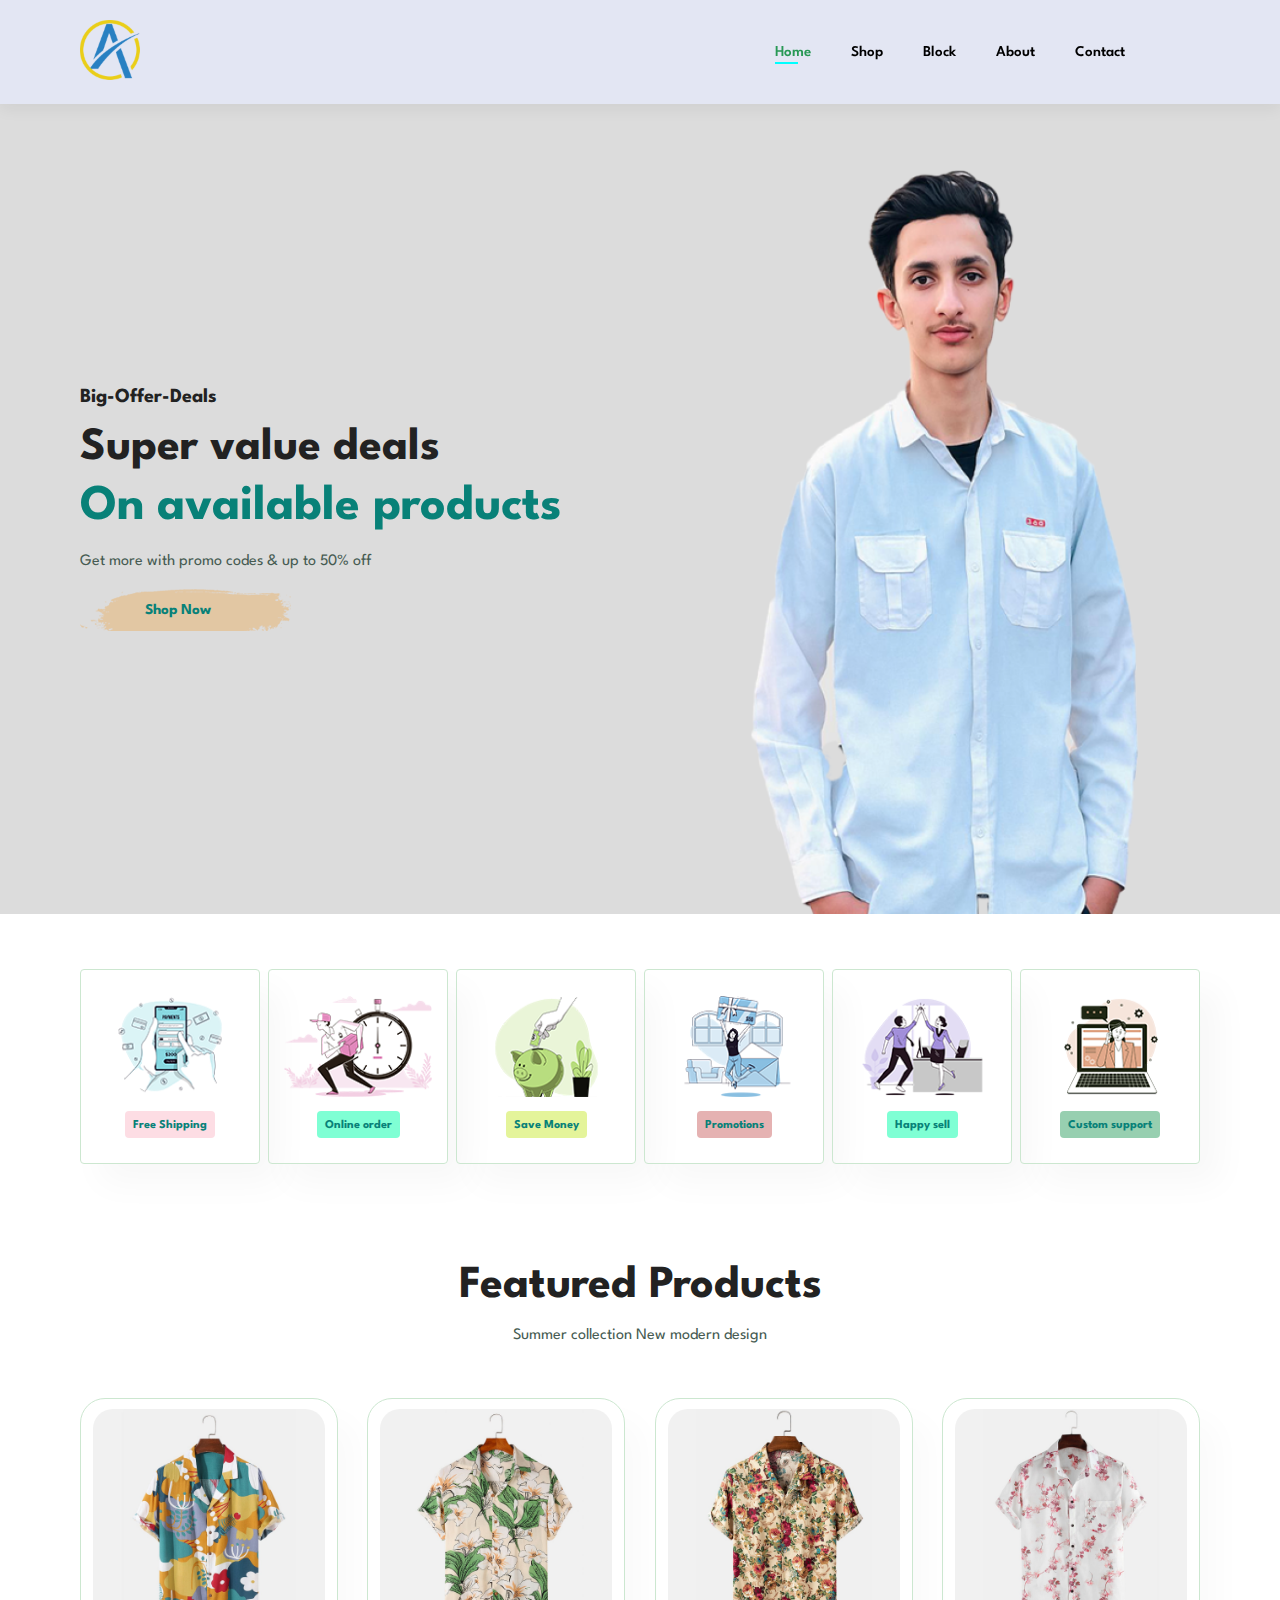
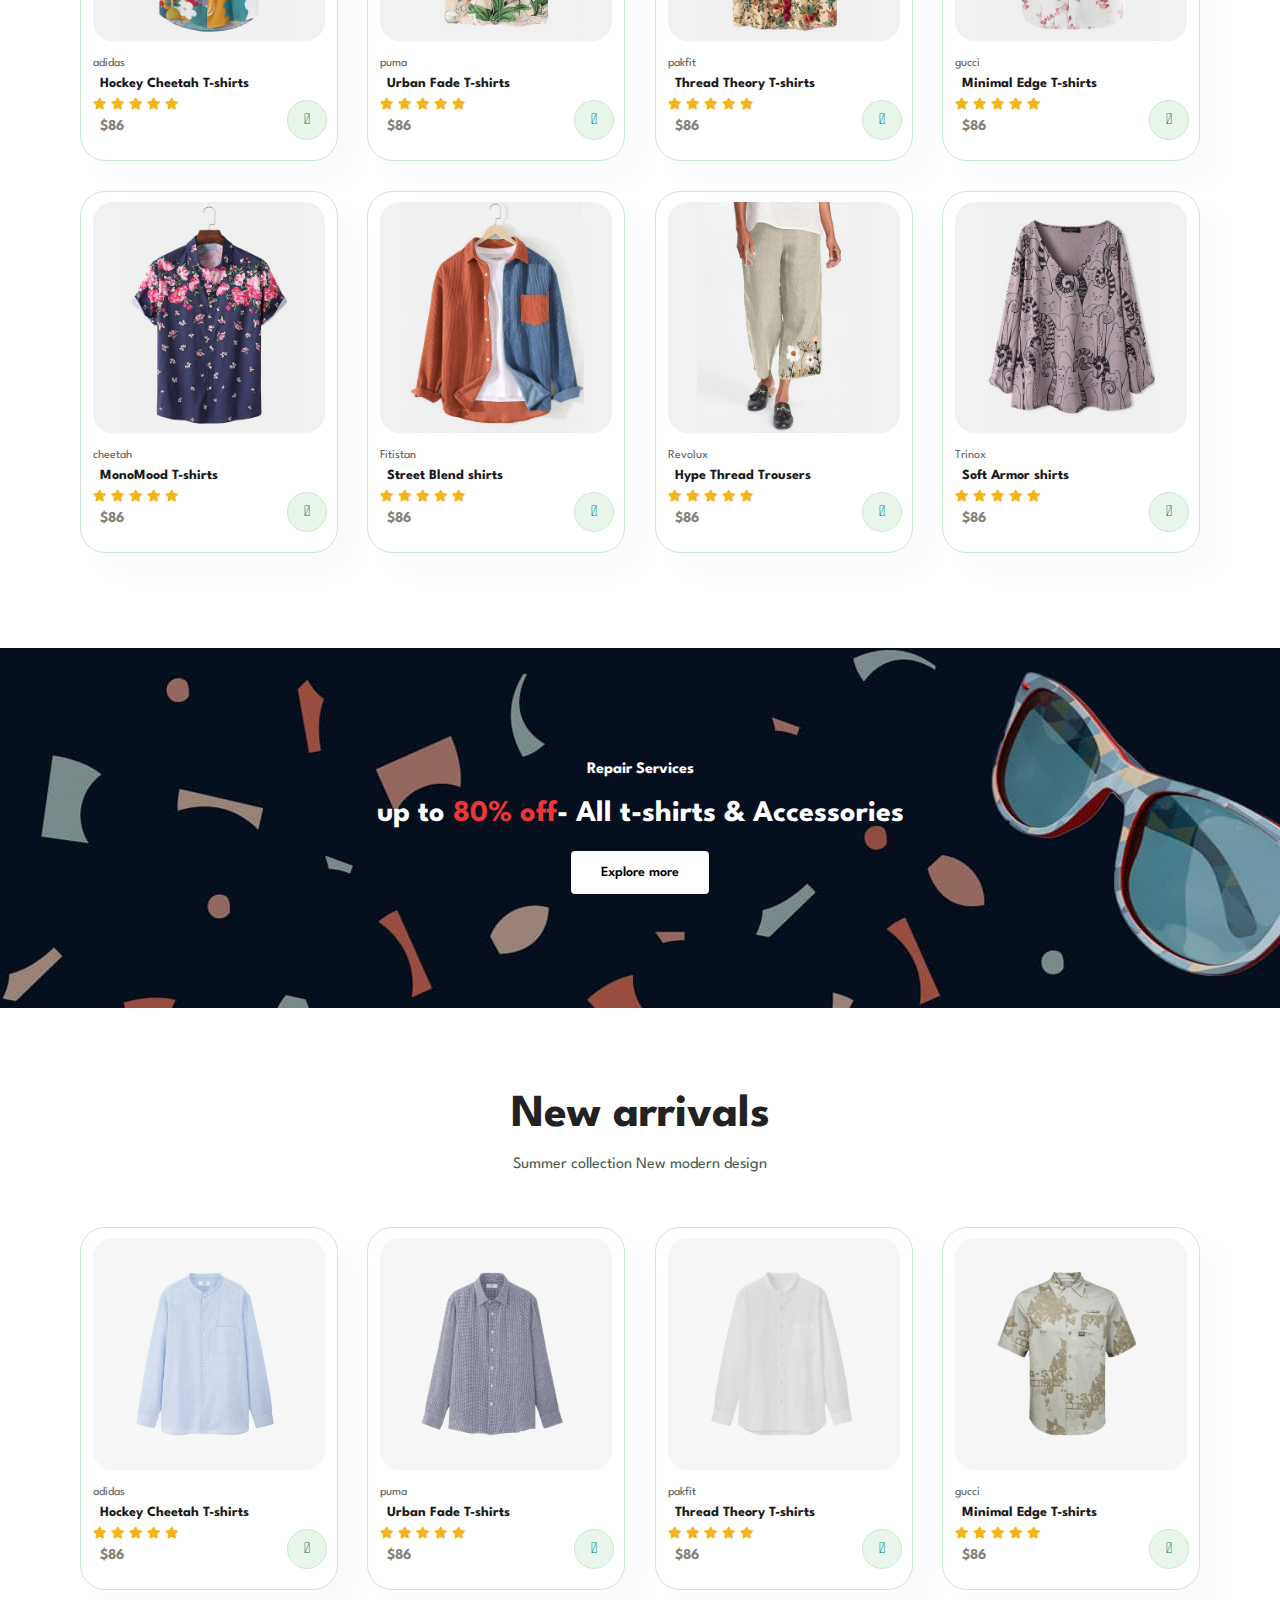
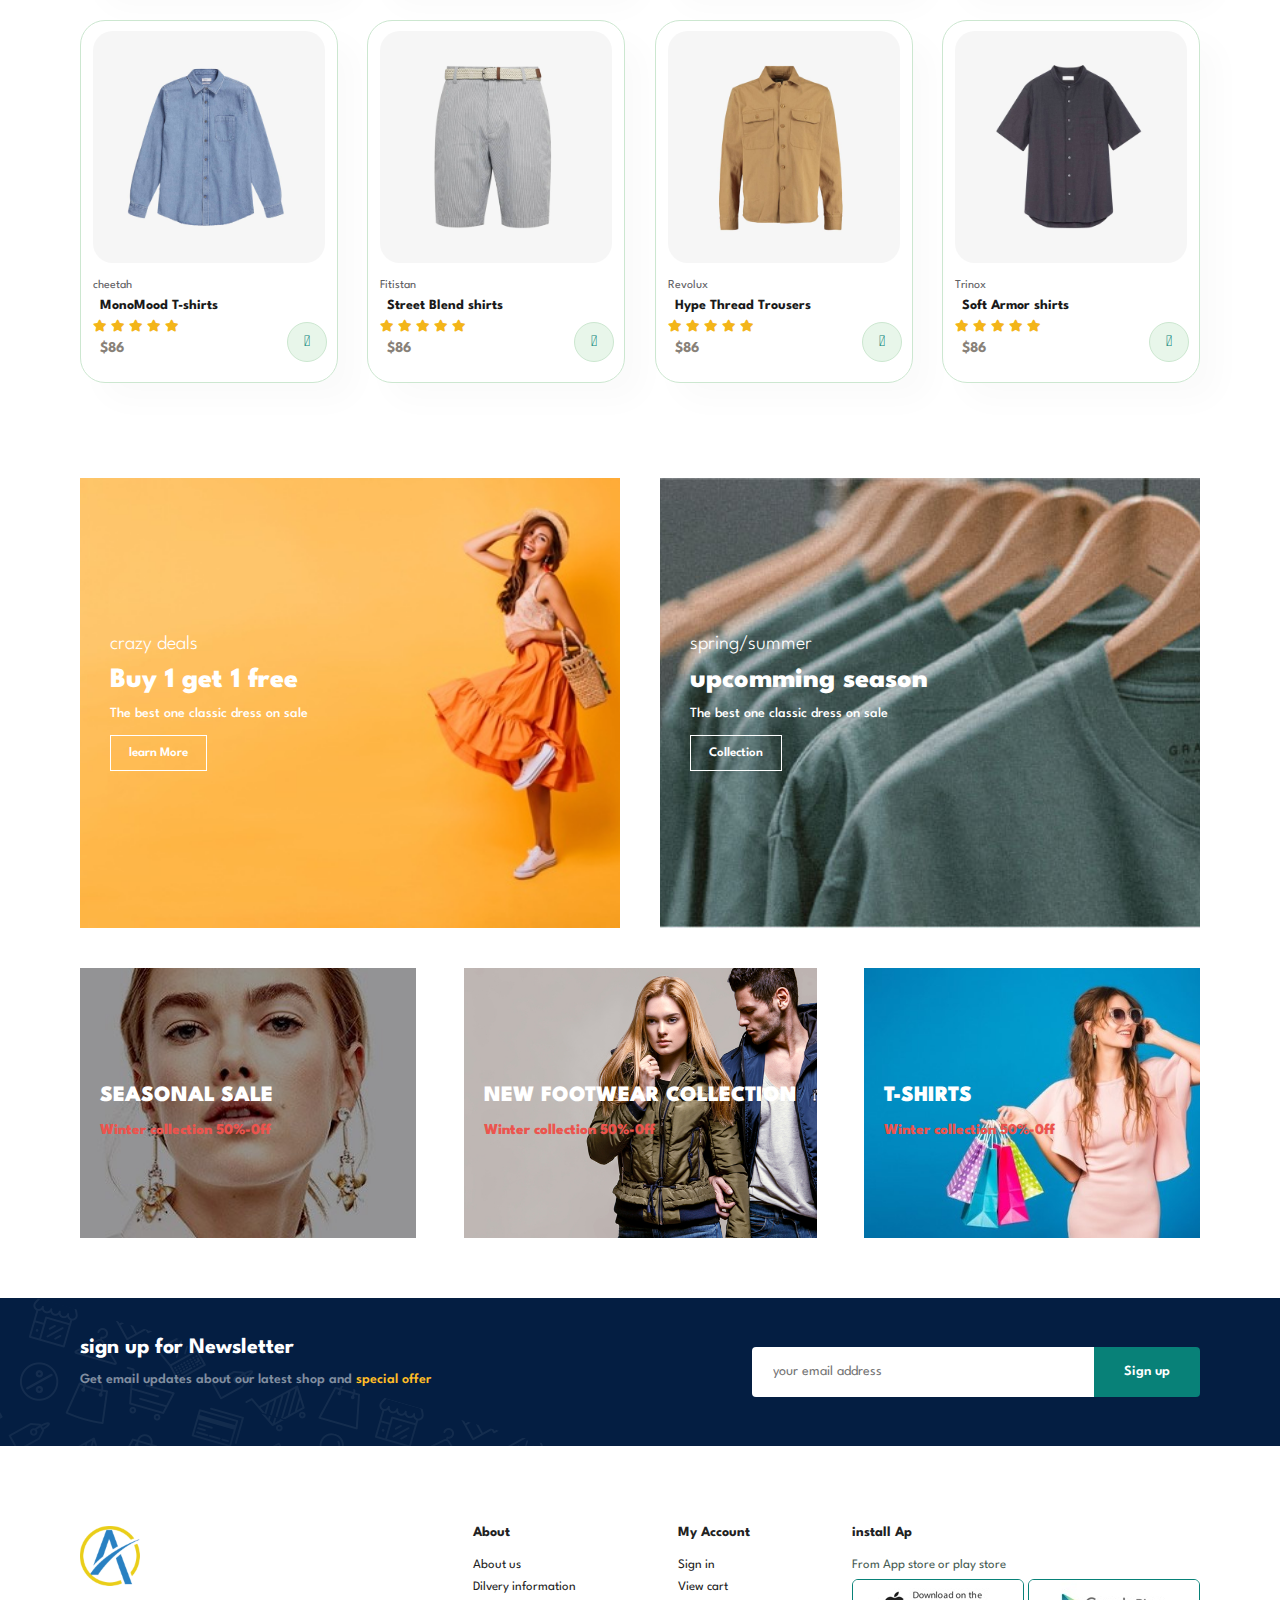
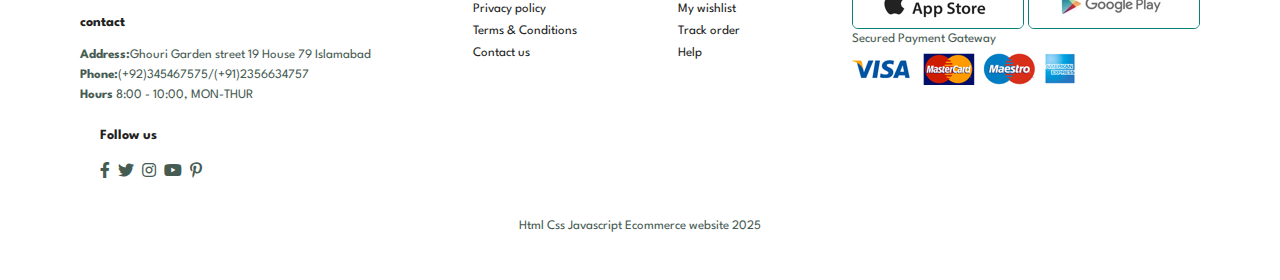
<file: Build-and-Deploy-Ecommerce-Website/index.html>
<!DOCTYPE html>
<html lang="en">

    <head>
        <meta charset="UTF-8">
        <meta http-equiv="X-UA-Compatible" content="IE=edge">
        <meta name="viewport" content="width=device-width, initial-scale=1.0">
        <title>Waleed Ecommerce Tutorial</title>
        <link rel="stylesheet" href="https://pro.fontawesome.com/releases/v5.10.0/css/all.css" />

        <link rel="stylesheet" href="style.css">
    </head>

    <body>
      <section id="header">
        <a href=""><img src="img/apna mart logo.png" class="logo" alt=""></a>
        <div>
            <ul id="navbar">
                <li><a class="active" href="index.html">Home</a></li>
                <li><a href="shop.html">Shop</a></li>
                <li><a href="blog.html">Block</a></li>
                <li><a href="about.html">About</a></li>
                <li><a href="contact.html">Contact</a></li>
                <li id="lg-bag"><a href="cart.html"><i class="far fa-shopping-bag"></i></a></li>
                <a href="#" id="close"><i class="fas fa-times"></i></a>
            </ul>
        </div>
        <div id="mobile">
          <a href="cart.html"><i class="far fa-shopping-bag"></i></a>
          <i id="bar" class="fas fa-outdent"></i>
          
        </div>
      </section>
      <section id="hero">
        <h4>Big-Offer-Deals</h4>
        <h2>Super value deals</h2>
        <h1>On available products</h1>
        <p>Get more with promo codes & up to 50% off</p>
        <button>Shop Now</button>
      </section>
      <section id="feature" class="section-p1">
        <div class="fe-box">
            <img src="img/features/f1.png" alt="">
            <h6>Free Shipping</h6>
        </div>
          <div class="fe-box">
            <img src="img/features/f2.png" alt="">
            <h6>Online order</h6>
        </div>
         <div class="fe-box">
            <img src="img/features/f3.png" alt="">
            <h6>Save Money</h6>
        </div>
          <div class="fe-box">
            <img src="img/features/f4.png" alt="">
            <h6>Promotions</h6>
        </div>
          <div class="fe-box">
            <img src="img/features/f5.png" alt="">
            <h6>Happy sell</h6>
        </div>
          <div class="fe-box">
            <img src="img/features/f6.png" alt="">
            <h6>Custom support</h6>
        </div>
      </section>
      <section id="product1" class="section-p1" >
        <h2>Featured Products</h2>
        <p>Summer collection New modern design</p>
        <div class="pro-container">
          <div class="pro">
            <img src="img/products/f1.jpg" alt="">
            <div class="des">
              <span>adidas</span>
              <h5>Hockey Cheetah T-shirts</h5>
              <div class="star">
                <i class="fas fa-star"></i>
                <i class="fas fa-star"></i>
                <i class="fas fa-star"></i>
                <i class="fas fa-star"></i>
                <i class="fas fa-star"></i>
              </div>
              <h4>$86</h4>
            </div>
            <a href="#"><i class="fal fa-shopping-cart cart"></i></a>
          </div>
           <div class="pro">
            <img src="img/products/f2.jpg" alt="">
            <div class="des">
              <span>puma</span>
              <h5>Urban Fade T-shirts</h5>
              <div class="star">
                <i class="fas fa-star"></i>
                <i class="fas fa-star"></i>
                <i class="fas fa-star"></i>
                <i class="fas fa-star"></i>
                <i class="fas fa-star"></i>
              </div>
              <h4>$86</h4>
            </div>
            <a href="#"><i class="fal fa-shopping-cart cart"></i></a>
          </div>
           <div class="pro">
            <img src="img/products/f3.jpg" alt="">
            <div class="des">
              <span>pakfit</span>
              <h5>Thread Theory T-shirts</h5>
              <div class="star">
                <i class="fas fa-star"></i>
                <i class="fas fa-star"></i>
                <i class="fas fa-star"></i>
                <i class="fas fa-star"></i>
                <i class="fas fa-star"></i>
              </div>
              <h4>$86</h4>
            </div>
            <a href="#"><i class="fal fa-shopping-cart cart"></i></a>
          </div>
           <div class="pro">
            <img src="img/products/f4.jpg" alt="">
            <div class="des">
              <span>gucci</span>
              <h5>Minimal Edge T-shirts</h5>
              <div class="star">
                <i class="fas fa-star"></i>
                <i class="fas fa-star"></i>
                <i class="fas fa-star"></i>
                <i class="fas fa-star"></i>
                <i class="fas fa-star"></i>
              </div>
              <h4>$86</h4>
            </div>
            <a href="#"><i class="fal fa-shopping-cart cart"></i></a>
          </div>
           <div class="pro">
            <img src="img/products/f5.jpg" alt="">
            <div class="des">
              <span>cheetah</span>
              <h5>MonoMood T-shirts</h5>
              <div class="star">
                <i class="fas fa-star"></i>
                <i class="fas fa-star"></i>
                <i class="fas fa-star"></i>
                <i class="fas fa-star"></i>
                <i class="fas fa-star"></i>
              </div>
              <h4>$86</h4>
            </div>
            <a href="#"><i class="fal fa-shopping-cart cart"></i></a>
          </div>
           <div class="pro">
            <img src="img/products/f6.jpg" alt="">
            <div class="des">
              <span>Fitistan</span>
              <h5>Street Blend shirts</h5>
              <div class="star">
                <i class="fas fa-star"></i>
                <i class="fas fa-star"></i>
                <i class="fas fa-star"></i>
                <i class="fas fa-star"></i>
                <i class="fas fa-star"></i>
              </div>
              <h4>$86</h4>
            </div>
            <a href="#"><i class="fal fa-shopping-cart cart"></i></a>
          </div>
           <div class="pro">
            <img src="img/products/f7.jpg" alt="">
            <div class="des">
              <span>Revolux</span>
              <h5>Hype Thread Trousers</h5>
              <div class="star">
                <i class="fas fa-star"></i>
                <i class="fas fa-star"></i>
                <i class="fas fa-star"></i>
                <i class="fas fa-star"></i>
                <i class="fas fa-star"></i>
              </div>
              <h4>$86</h4>
            </div>
            <a href="#"><i class="fal fa-shopping-cart cart"></i></a>
          </div>
           <div class="pro">
            <img src="img/products/f8.jpg" alt="">
            <div class="des">
              <span>Trinox</span>
              <h5>Soft Armor shirts</h5>
              <div class="star">
                <i class="fas fa-star"></i>
                <i class="fas fa-star"></i>
                <i class="fas fa-star"></i>
                <i class="fas fa-star"></i>
                <i class="fas fa-star"></i>
              </div>
              <h4>$86</h4>
            </div>
            <a href="#"><i class="fal fa-shopping-cart cart"></i></a>
          </div>
        </div>
      </section>
      <section id="banner" class="section-m1">
        <h4>Repair Services</h4>
        <h2>up to <span>80% off</span>- All t-shirts & Accessories</h2>
        <button class="normal">Explore more</button>
      </section> 
       <section id="product1" class="section-p1" >
        <h2>New arrivals</h2>
        <p>Summer collection New modern design</p>
        <div class="pro-container">
          <div class="pro">
            <img src="img/products/n1.jpg" alt="">
            <div class="des">
              <span>adidas</span>
              <h5>Hockey Cheetah T-shirts</h5>
              <div class="star">
                <i class="fas fa-star"></i>
                <i class="fas fa-star"></i>
                <i class="fas fa-star"></i>
                <i class="fas fa-star"></i>
                <i class="fas fa-star"></i>
              </div>
              <h4>$86</h4>
            </div>
            <a href="#"><i class="fal fa-shopping-cart cart"></i></a>
          </div>
           <div class="pro">
            <img src="img/products/n2.jpg" alt="">
            <div class="des">
              <span>puma</span>
              <h5>Urban Fade T-shirts</h5>
              <div class="star">
                <i class="fas fa-star"></i>
                <i class="fas fa-star"></i>
                <i class="fas fa-star"></i>
                <i class="fas fa-star"></i>
                <i class="fas fa-star"></i>
              </div>
              <h4>$86</h4>
            </div>
            <a href="#"><i class="fal fa-shopping-cart cart"></i></a>
          </div>
           <div class="pro">
            <img src="img/products/n3.jpg" alt="">
            <div class="des">
              <span>pakfit</span>
              <h5>Thread Theory T-shirts</h5>
              <div class="star">
                <i class="fas fa-star"></i>
                <i class="fas fa-star"></i>
                <i class="fas fa-star"></i>
                <i class="fas fa-star"></i>
                <i class="fas fa-star"></i>
              </div>
              <h4>$86</h4>
            </div>
            <a href="#"><i class="fal fa-shopping-cart cart"></i></a>
          </div>
           <div class="pro">
            <img src="img/products/n4.jpg" alt="">
            <div class="des">
              <span>gucci</span>
              <h5>Minimal Edge T-shirts</h5>
              <div class="star">
                <i class="fas fa-star"></i>
                <i class="fas fa-star"></i>
                <i class="fas fa-star"></i>
                <i class="fas fa-star"></i>
                <i class="fas fa-star"></i>
              </div>
              <h4>$86</h4>
            </div>
            <a href="#"><i class="fal fa-shopping-cart cart"></i></a>
          </div>
           <div class="pro">
            <img src="img/products/n5.jpg" alt="">
            <div class="des">
              <span>cheetah</span>
              <h5>MonoMood T-shirts</h5>
              <div class="star">
                <i class="fas fa-star"></i>
                <i class="fas fa-star"></i>
                <i class="fas fa-star"></i>
                <i class="fas fa-star"></i>
                <i class="fas fa-star"></i>
              </div>
              <h4>$86</h4>
            </div>
            <a href="#"><i class="fal fa-shopping-cart cart"></i></a>
          </div>
           <div class="pro">
            <img src="img/products/n6.jpg" alt="">
            <div class="des">
              <span>Fitistan</span>
              <h5>Street Blend shirts</h5>
              <div class="star">
                <i class="fas fa-star"></i>
                <i class="fas fa-star"></i>
                <i class="fas fa-star"></i>
                <i class="fas fa-star"></i>
                <i class="fas fa-star"></i>
              </div>
              <h4>$86</h4>
            </div>
            <a href="#"><i class="fal fa-shopping-cart cart"></i></a>
          </div>
           <div class="pro">
            <img src="img/products/n7.jpg" alt="">
            <div class="des">
              <span>Revolux</span>
              <h5>Hype Thread Trousers</h5>
              <div class="star">
                <i class="fas fa-star"></i>
                <i class="fas fa-star"></i>
                <i class="fas fa-star"></i>
                <i class="fas fa-star"></i>
                <i class="fas fa-star"></i>
              </div>
              <h4>$86</h4>
            </div>
            <a href="#"><i class="fal fa-shopping-cart cart"></i></a>
          </div>
           <div class="pro">
            <img src="img/products/n8.jpg" alt="">
            <div class="des">
              <span>Trinox</span>
              <h5>Soft Armor shirts</h5>
              <div class="star">
                <i class="fas fa-star"></i>
                <i class="fas fa-star"></i>
                <i class="fas fa-star"></i>
                <i class="fas fa-star"></i>
                <i class="fas fa-star"></i>
              </div>
              <h4>$86</h4>
            </div>
            <a href="#"><i class="fal fa-shopping-cart cart"></i></a>
          </div>
        </div>
      </section>
      <section id="sm-banner" class="section-p1">
       <div class="banner-box">
        <h4>crazy deals</h4>
        <h2>Buy 1 get 1 free</h2>
        <span>The best one classic dress on sale</span>
        <button class="white">learn More</button>
       </div>
        <div class="banner-box banner-box2">
        <h4>spring/summer</h4>
        <h2>upcomming season</h2>
        <span>The best one classic dress on sale</span>
        <button class="white" >Collection</button>
       </div>
      </section>

      <section id="banner3">
        <div class="banner-box">
        <h2>SEASONAL SALE</h2>
        <h3>Winter collection 50%-0ff</h3>
       </div>
         <div class="banner-box banner-box2">
        <h2>NEW FOOTWEAR COLLECTION</h2>
        <h3>Winter collection 50%-0ff</h3>
       </div>
         <div class="banner-box banner-box3">
        <h2>T-SHIRTS</h2>
        <h3>Winter collection 50%-0ff</h3>
       </div>
      </section>
      <section id="newsletter" class="section-p1 section-m1">
        <div class="newstext">
          <h4>sign up for Newsletter</h4>
          <p>Get email updates about our latest shop and <span>special offer</span></p>
        </div>
        <div class="form">
          <input type="text" placeholder="your email address">
          <button class="normal">Sign up</button>
        </div>
      </section>
      <footer class="section-p1">
        <div class="col">
          <img class="logo" src="img/apna mart logo.png" alt="">
          <h4>contact</h4>
          <p><strong>Address:</strong>Ghouri Garden street 19 House 79 Islamabad</p>
          <p><strong>Phone:</strong>(+92)345467575/(+91)2356634757</p>
          <p><strong>Hours</strong> 8:00 - 10:00, MON-THUR</p>
          <div class="follow">
            <h4>Follow us</h4>
            <div class="icon">
              <i class="fab fa-facebook-f"></i>
              <i class="fab fa-twitter"></i>
              <i class="fab fa-instagram"></i>
              <i class="fab fa-youtube"></i>
              <i class="fab fa-pinterest-p"></i>
            </div>
          </div>
        </div>
        <div class="col">
        <h4>About</h4>
        <a href="#">About us</a>
        <a href="#">Dilvery information</a>
        <a href="#">Privacy policy</a>
        <a href="#">Terms & Conditions</a>
        <a href="#">Contact us</a>
        </div>
         <div class="col">
        <h4>My Account</h4>
        <a href="#">Sign in</a>
        <a href="#">View cart</a>
        <a href="#">My wishlist</a>
        <a href="#">Track order</a>
        <a href="#">Help</a>
        </div>

        <div class="col install">
          <h4>install Ap</h4>
          <p>From App store or play store</p>
          <div class="row">
            <img src="img/pay/app.jpg" alt="">
            <img src="img/pay/play.jpg" alt="">
          </div>
          <p>Secured Payment Gateway</p>
          <img src="img/pay/pay.png" alt="">
        </div>
        <div class="copyright">
          <p>Html Css Javascript Ecommerce website 2025</p>
        </div>
      </footer>

      
        <script src="script.js"></script>
    </body>

</html>
</file>
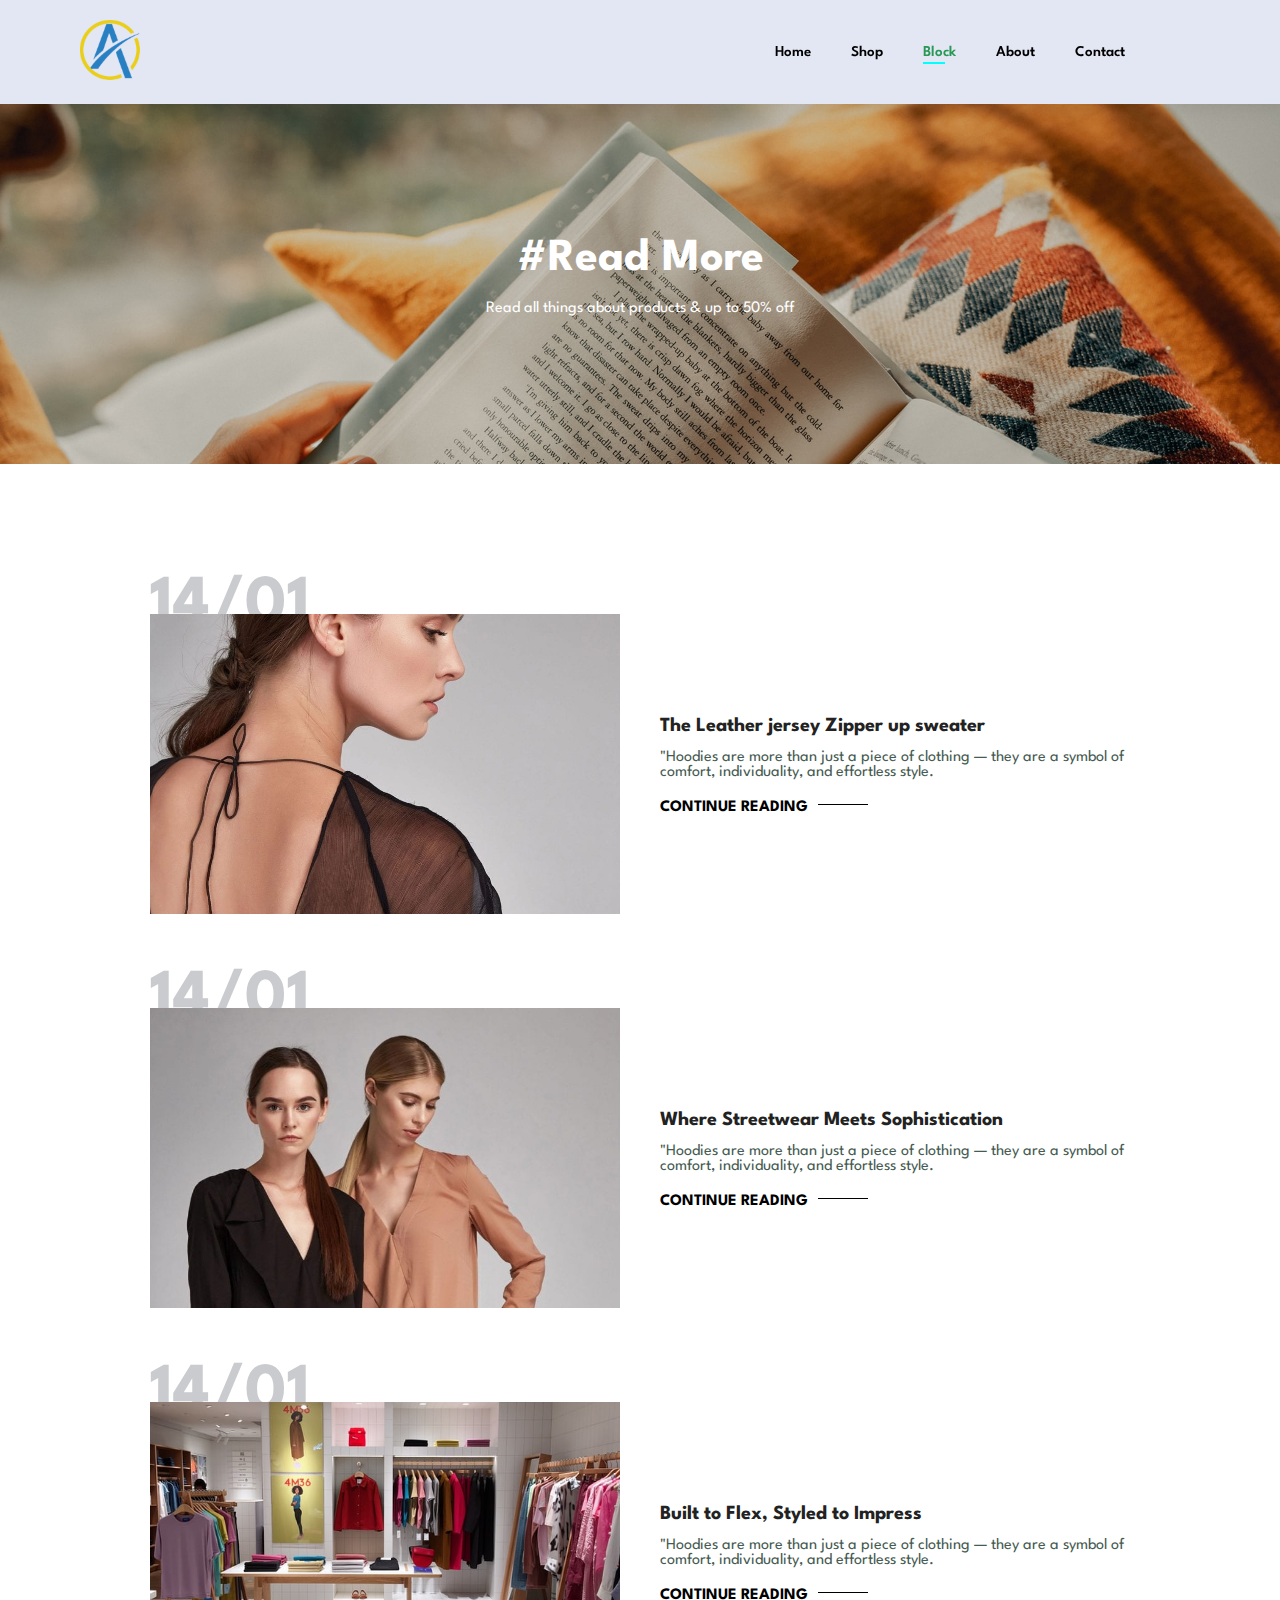
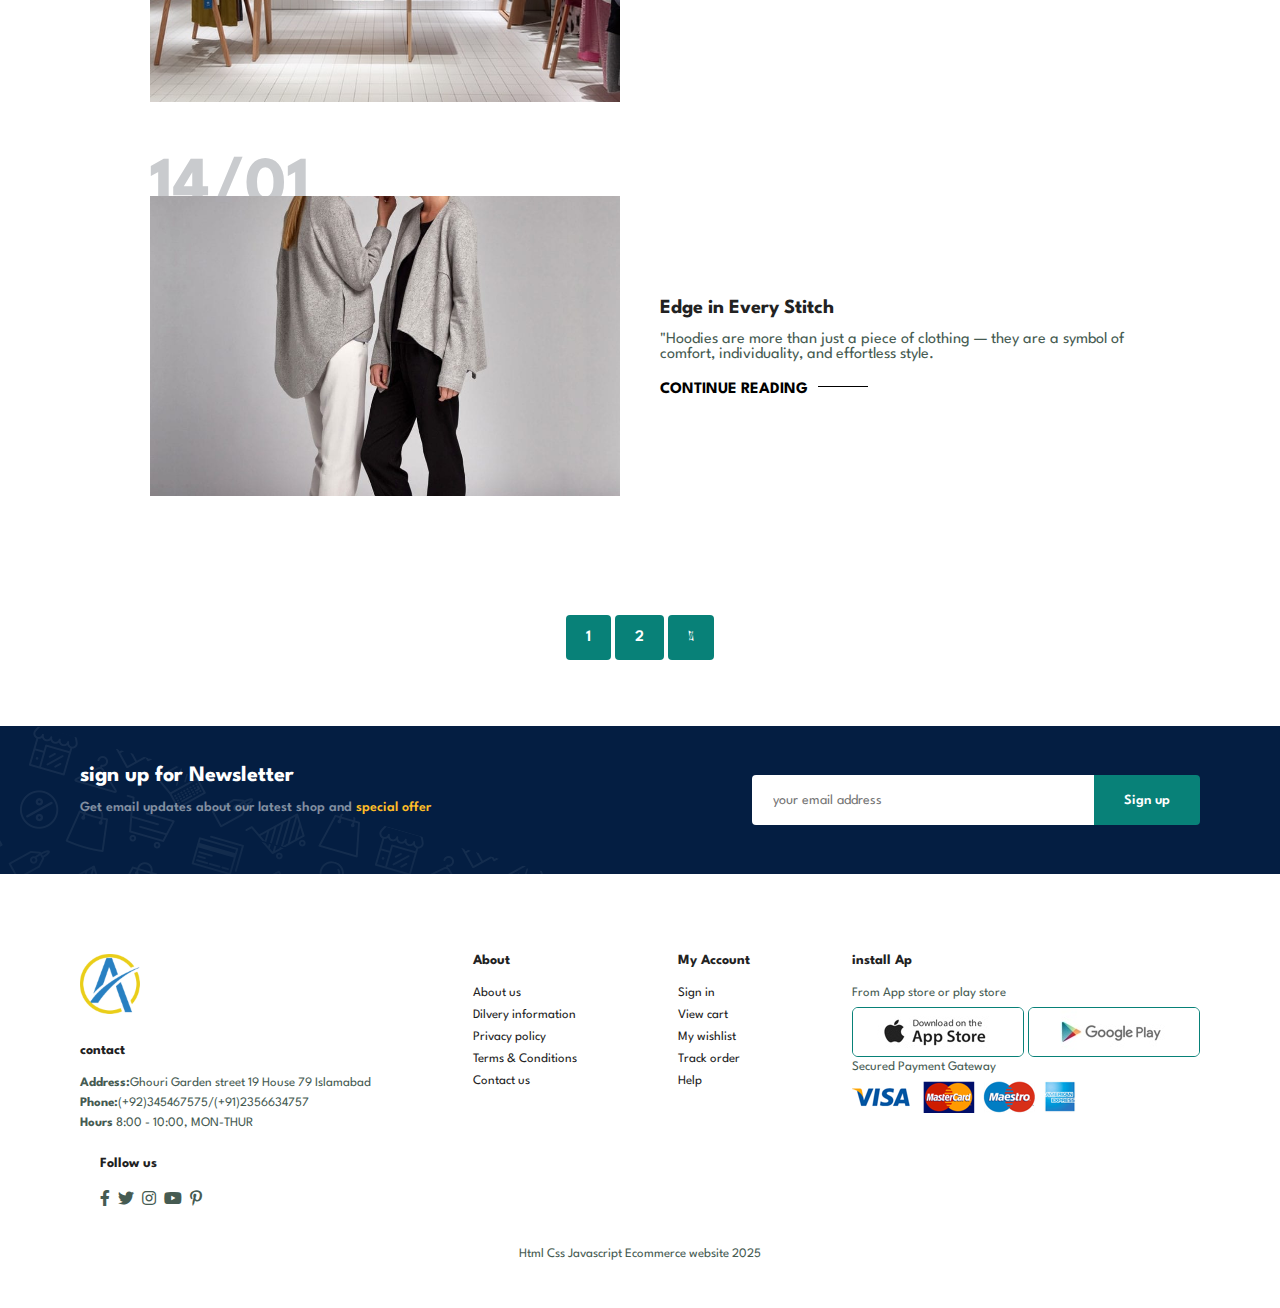
<file: Build-and-Deploy-Ecommerce-Website/blog.html>
<!DOCTYPE html>
<html lang="en">

    <head>
        <meta charset="UTF-8">
        <meta http-equiv="X-UA-Compatible" content="IE=edge">
        <meta name="viewport" content="width=device-width, initial-scale=1.0">
        <title>Tech2etc Ecommerce Tutorial</title>
        <link rel="stylesheet" href="https://pro.fontawesome.com/releases/v5.10.0/css/all.css" />

        <link rel="stylesheet" href="style.css">
    </head>

    <body>
          <section id="header">
        <a href=""><img src="img/apna mart logo.png" class="logo" alt=""></a>
        <div>
            <ul id="navbar">
                <li><a href="index.html">Home</a></li>
                <li><a  href="shop.html">Shop</a></li>
                <li><a  class="active" href="blog.html">Block</a></li>
                <li><a href="about.html">About</a></li>
                <li><a href="contact.html">Contact</a></li>
                <li id="lg-bag"><a href="cart.html"><i class="far fa-shopping-bag"></i></a></li>
                <a href="#" id="close"><i class="fas fa-times"></i></a>
            </ul>
        </div>
        <div id="mobile">
          <a href="cart.html"><i class="far fa-shopping-bag"></i></a>
          <i id="bar" class="fas fa-outdent"></i>
          
        </div>
      </section>
      <section id="page-header" class="blog-header">
        
        <h2>#Read More</h2>
        
        <p>Read all things about products  & up to 50% off</p>
        
      </section>
      <section id="blog">
        <div class="blog-box">
            <div class="blog-img">
                <img src="img/blog/b1.jpg" alt="">
            </div>
            <div class="blog-details">
                <h4>The Leather jersey Zipper up sweater</h4>
                <p>"Hoodies are more than just a piece of clothing — they are a symbol of comfort, individuality, and effortless style. </p>
                <a href="#">CONTINUE READING</a>
            </div>
            <h1>14/01</h1>
        </div>
          <div class="blog-box">
            <div class="blog-img">
                <img src="img/blog/b2.jpg" alt="">
            </div>
            <div class="blog-details">
                <h4>Where Streetwear Meets Sophistication</h4>
                <p>"Hoodies are more than just a piece of clothing — they are a symbol of comfort, individuality, and effortless style. </p>
                <a href="#">CONTINUE READING</a>
            </div>
            <h1>14/01</h1>
        </div>
          <div class="blog-box">
            <div class="blog-img">
                <img src="img/blog/b3.jpg" alt="">
            </div>
            <div class="blog-details">
                <h4> Built to Flex, Styled to Impress</h4>

                <p>"Hoodies are more than just a piece of clothing — they are a symbol of comfort, individuality, and effortless style. </p>
                <a href="#">CONTINUE READING</a>
            </div>
            <h1>14/01</h1>
        </div>
          <div class="blog-box">
            <div class="blog-img">
                <img src="img/blog/b4.jpg" alt="">
            </div>
            <div class="blog-details">
                <h4>Edge in Every Stitch</h4>
                <p>"Hoodies are more than just a piece of clothing — they are a symbol of comfort, individuality, and effortless style. </p>
                <a href="#">CONTINUE READING</a>
            </div>
            <h1>14/01</h1>
        </div>
      </section>
      
      <section id="pagination" class="section-p1">
       <a href="#">1</a>
       <a href="#">2</a>
       <a href="#"><i class="fal fa-long-arrow-alt-right"></i></a>
      </section>

    
      <section id="newsletter" class="section-p1 section-m1">
        <div class="newstext">
          <h4>sign up for Newsletter</h4>
          <p>Get email updates about our latest shop and <span>special offer</span></p>
        </div>
        <div class="form">
          <input type="text" placeholder="your email address">
          <button class="normal">Sign up</button>
        </div>
      </section>
      <footer class="section-p1">
        <div class="col">
          <img class="logo" src="img/apna mart logo.png" alt="">
          <h4>contact</h4>
          <p><strong>Address:</strong>Ghouri Garden street 19 House 79 Islamabad</p>
          <p><strong>Phone:</strong>(+92)345467575/(+91)2356634757</p>
          <p><strong>Hours</strong> 8:00 - 10:00, MON-THUR</p>
          <div class="follow">
            <h4>Follow us</h4>
            <div class="icon">
              <i class="fab fa-facebook-f"></i>
              <i class="fab fa-twitter"></i>
              <i class="fab fa-instagram"></i>
              <i class="fab fa-youtube"></i>
              <i class="fab fa-pinterest-p"></i>
            </div>
          </div>
        </div>
        <div class="col">
        <h4>About</h4>
        <a href="#">About us</a>
        <a href="#">Dilvery information</a>
        <a href="#">Privacy policy</a>
        <a href="#">Terms & Conditions</a>
        <a href="#">Contact us</a>
        </div>
         <div class="col">
        <h4>My Account</h4>
        <a href="#">Sign in</a>
        <a href="#">View cart</a>
        <a href="#">My wishlist</a>
        <a href="#">Track order</a>
        <a href="#">Help</a>
        </div>

        <div class="col install">
          <h4>install Ap</h4>
          <p>From App store or play store</p>
          <div class="row">
            <img src="img/pay/app.jpg" alt="">
            <img src="img/pay/play.jpg" alt="">
          </div>
          <p>Secured Payment Gateway</p>
          <img src="img/pay/pay.png" alt="">
        </div>
        <div class="copyright">
          <p>Html Css Javascript Ecommerce website 2025</p>
        </div>
      </footer>
        <script src="script.js"></script>
    </body>

</html>
</file>
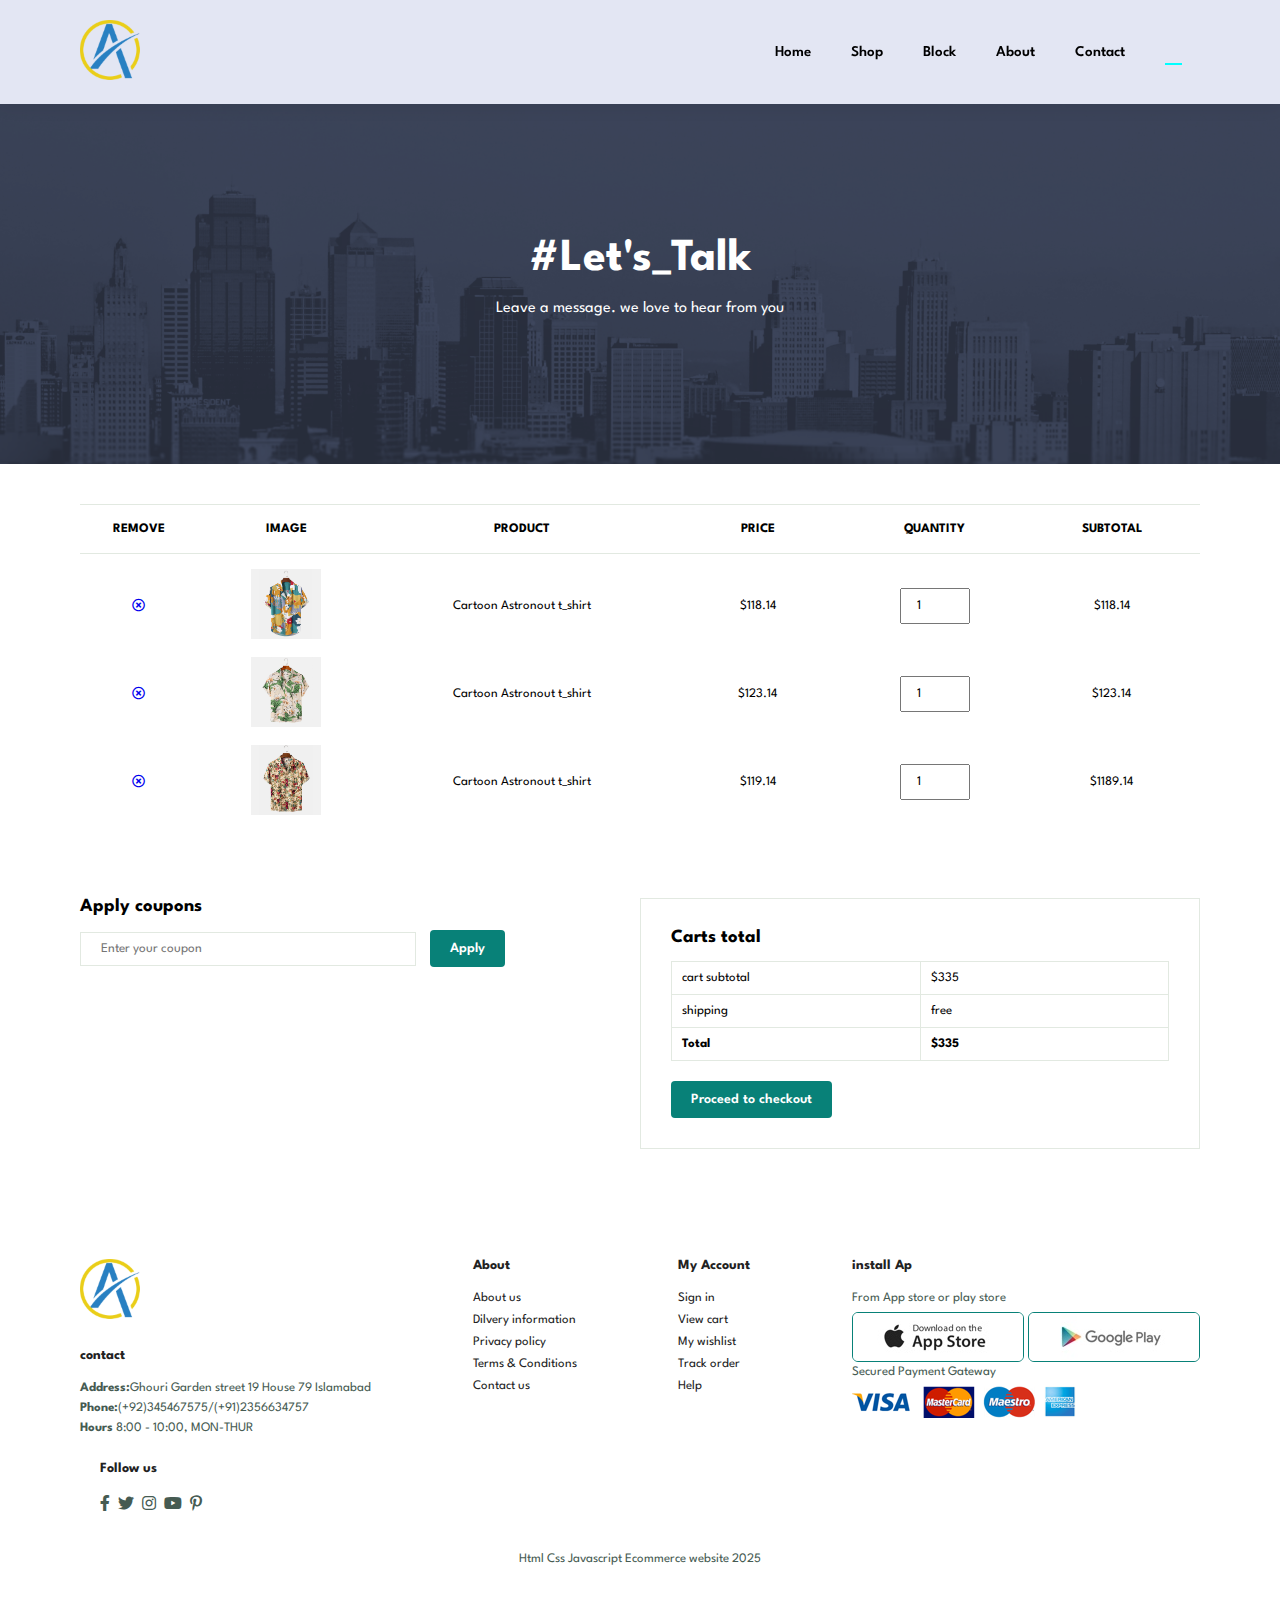
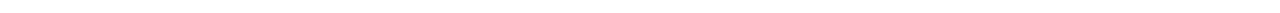
<file: Build-and-Deploy-Ecommerce-Website/cart.html>
<!DOCTYPE html>
<html lang="en">

    <head>
        <meta charset="UTF-8">
        <meta http-equiv="X-UA-Compatible" content="IE=edge">
        <meta name="viewport" content="width=device-width, initial-scale=1.0">
        <title>Document</title>

        <link rel="stylesheet" href="https://pro.fontawesome.com/releases/v5.10.0/css/all.css" />

        <link rel="stylesheet" href="style.css">
    </head>

    <body>
          <section id="header">
        <a href=""><img src="img/apna mart logo.png" class="logo" alt=""></a>
        <div>
            <ul id="navbar">
                <li><a href="index.html">Home</a></li>
                <li><a  href="shop.html">Shop</a></li>
                <li><a   href="blog.html">Block</a></li>
                <li><a   href="about.html">About</a></li>
                <li><a  href="contact.html">Contact</a></li>
                <li id="lg-bag"><a class="active" href="cart.html"><i class="far fa-shopping-bag"></i></a></li>
                <a href="#" id="close"><i class="fas fa-times"></i></a>
            </ul>
        </div>
        <div id="mobile">
          <a href="cart.html"><i class="far fa-shopping-bag"></i></a>
          <i id="bar" class="fas fa-outdent"></i>
          
        </div>
      </section>
      <section id="page-header" class="about-header">
        
        <h2>#Let's_Talk</h2>
        
        <p>Leave a message. we love to hear from you</p>
        
      </section>
      <section id="cart" class="section-p1">
        <table width ="100%">
            <thead>
                <tr>
                    <td>Remove</td>
                    <td>Image</td>
                    <td>Product</td>
                    <td>Price</td>
                    <td>Quantity</td>
                    <td>Subtotal</td>
                </tr>
            </thead>
            <tbody>
                <tr>
                    <td><a href="#"><i class="far fa-times-circle"></i></a></td>
                    <td><img src="img/products/f1.jpg" alt=""></td>
                    <td>Cartoon Astronout t_shirt</td>
                    <td>$118.14</td>
                    <td><input type="number" value="1"></td>
                    <td>$118.14</td>
                </tr>
                 <tr>
                    <td><a href="#"><i class="far fa-times-circle"></i></a></td>
                    <td><img src="img/products/f2.jpg" alt=""></td>
                    <td>Cartoon Astronout t_shirt</td>
                    <td>$123.14</td>
                    <td><input type="number" value="1"></td>
                    <td>$123.14</td>
                </tr>
                 <tr>
                    <td><a href="#"><i class="far fa-times-circle"></i></a></td>
                    <td><img src="img/products/f3.jpg" alt=""></td>
                    <td>Cartoon Astronout t_shirt</td>
                    <td>$119.14</td>
                    <td><input type="number" value="1"></td>
                    <td>$1189.14</td>
                </tr>
            </tbody>
        </table>
      </section>
      <section id="cart-add" class="section-p1">
        <div id="coupon">
            <h3>Apply coupons</h3>
            <div>
                <input type="text" placeholder="Enter your coupon">
                <button class="normal">Apply</button>
            </div>
        </div>
        <div id="subtotal">
            <h3>Carts total</h3>
            <table>
                <tr>
                    <td>cart subtotal</td>
                    <td>$335</td>
                </tr>
                <tr>
                    <td>shipping</td>
                    <td>free</td>
                </tr>
                <tr>
                    <td><strong>Total</strong></td>
                    <td><strong>$335</strong></td>
                </tr>
            </table>
            <button class="normal">Proceed to checkout</button>
        </div>
      </section>
    
      <footer class="section-p1">
        <div class="col">
          <img class="logo" src="img/apna mart logo.png" alt="">
          <h4>contact</h4>
          <p><strong>Address:</strong>Ghouri Garden street 19 House 79 Islamabad</p>
          <p><strong>Phone:</strong>(+92)345467575/(+91)2356634757</p>
          <p><strong>Hours</strong> 8:00 - 10:00, MON-THUR</p>
          <div class="follow">
            <h4>Follow us</h4>
            <div class="icon">
              <i class="fab fa-facebook-f"></i>
              <i class="fab fa-twitter"></i>
              <i class="fab fa-instagram"></i>
              <i class="fab fa-youtube"></i>
              <i class="fab fa-pinterest-p"></i>
            </div>
          </div>
        </div>
        <div class="col">
        <h4>About</h4>
        <a href="#">About us</a>
        <a href="#">Dilvery information</a>
        <a href="#">Privacy policy</a>
        <a href="#">Terms & Conditions</a>
        <a href="#">Contact us</a>
        </div>
         <div class="col">
        <h4>My Account</h4>
        <a href="#">Sign in</a>
        <a href="#">View cart</a>
        <a href="#">My wishlist</a>
        <a href="#">Track order</a>
        <a href="#">Help</a>
        </div>

        <div class="col install">
          <h4>install Ap</h4>
          <p>From App store or play store</p>
          <div class="row">
            <img src="img/pay/app.jpg" alt="">
            <img src="img/pay/play.jpg" alt="">
          </div>
          <p>Secured Payment Gateway</p>
          <img src="img/pay/pay.png" alt="">
        </div>
        <div class="copyright">
          <p>Html Css Javascript Ecommerce website 2025</p>
        </div>
      </footer>

        <script src="script.js"></script>

    </body>

</html>
</file>
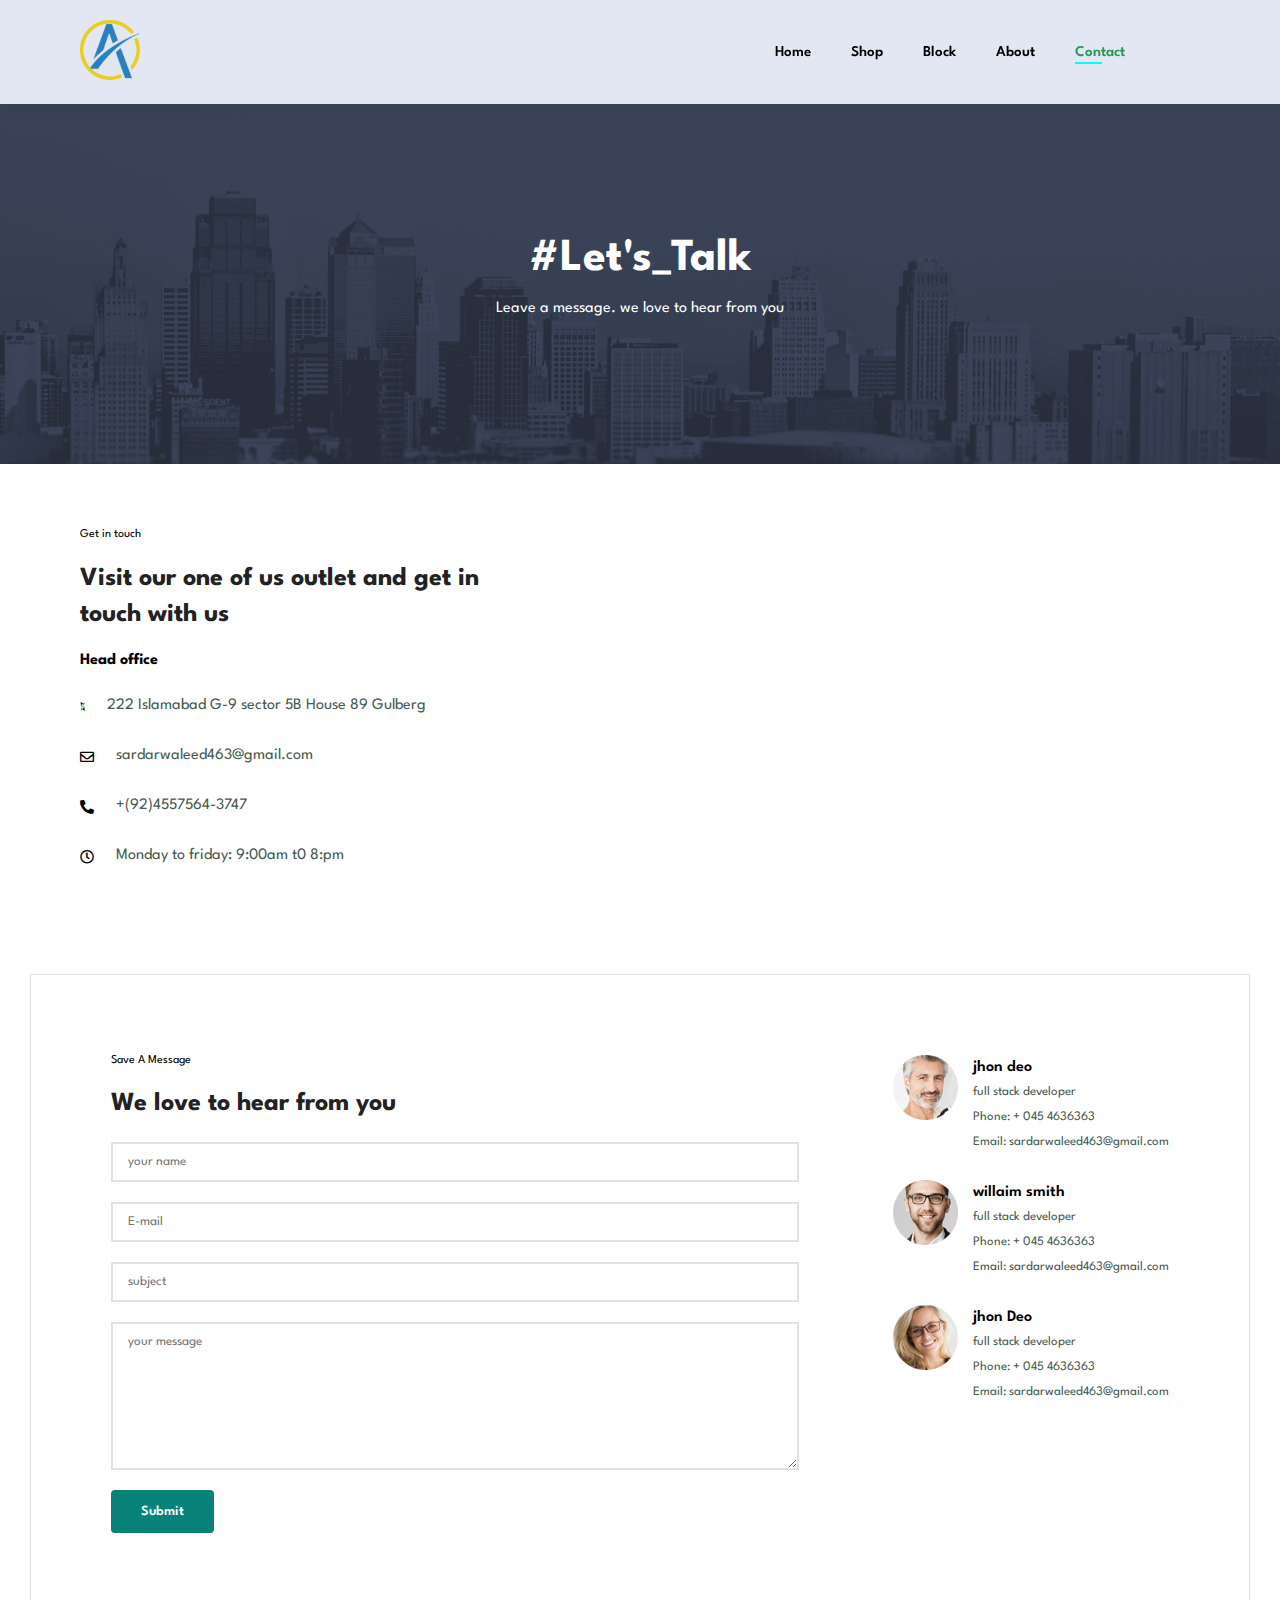
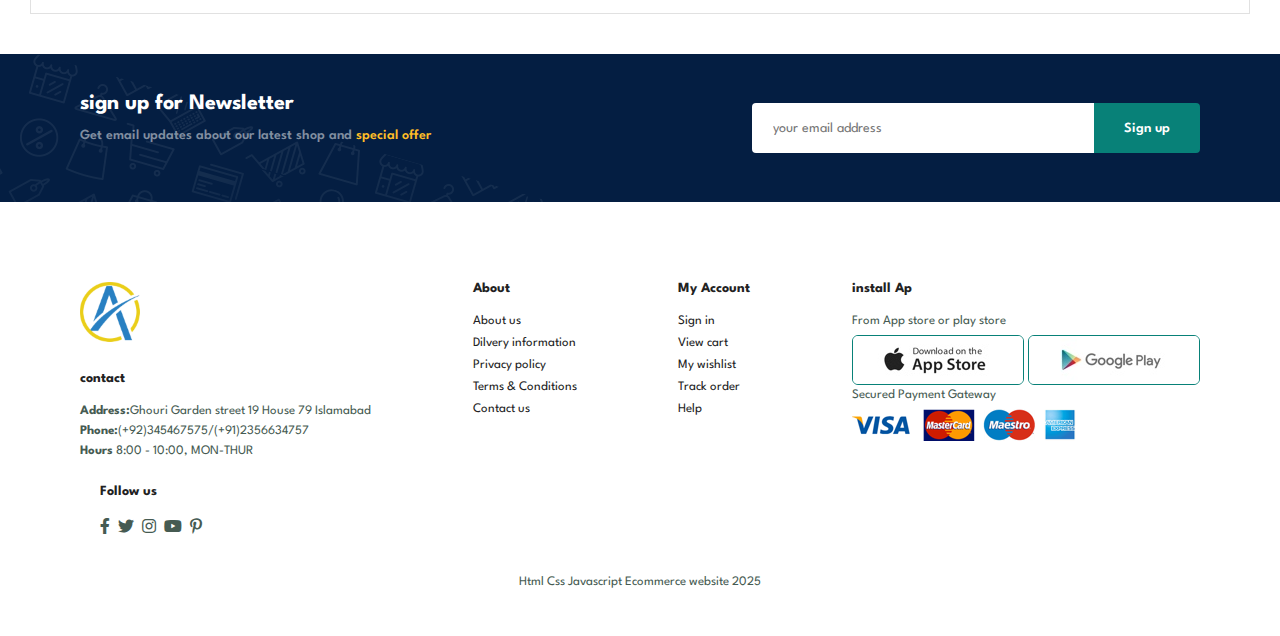
<file: Build-and-Deploy-Ecommerce-Website/contact.html>
<!DOCTYPE html>
<html lang="en">

    <head>
        <meta charset="UTF-8">
        <meta http-equiv="X-UA-Compatible" content="IE=edge">
        <meta name="viewport" content="width=device-width, initial-scale=1.0">
        <title>Document</title>

        <link rel="stylesheet" href="https://pro.fontawesome.com/releases/v5.10.0/css/all.css" />

        <link rel="stylesheet" href="style.css">
    </head>

    <body>
           <section id="header">
        <a href=""><img src="img/apna mart logo.png" class="logo" alt=""></a>
        <div>
            <ul id="navbar">
                <li><a href="index.html">Home</a></li>
                <li><a  href="shop.html">Shop</a></li>
                <li><a   href="blog.html">Block</a></li>
                <li><a   href="about.html">About</a></li>
                <li><a class="active" href="contact.html">Contact</a></li>
                <li id="lg-bag"><a href="cart.html"><i class="far fa-shopping-bag"></i></a></li>
                <a href="#" id="close"><i class="fas fa-times"></i></a>
            </ul>
        </div>
        <div id="mobile">
          <a href="cart.html"><i class="far fa-shopping-bag"></i></a>
          <i id="bar" class="fas fa-outdent"></i>
          
        </div>
      </section>
      <section id="page-header" class="about-header">
        
        <h2>#Let's_Talk</h2>
        
        <p>Leave a message. we love to hear from you</p>
        
      </section>
      <section id="contact-details" class="section-p1">
        <div class="details">
            <span>Get in touch</span>
            <h2>Visit our one of us outlet and get in touch with us</h2>
            <h3>Head office</h3>
            <div>
                <li>
                    <i class="fal fa-map"></i>
                    <p>222 Islamabad G-9 sector 5B House 89 Gulberg</p>
                </li>
                    <li>
                    <i class="far fa-envelope"></i>
                    <p>sardarwaleed463@gmail.com</p>
                </li>
                    <li>
                    <i class="fas fa-phone-alt"></i>
                    <p>+(92)4557564-3747 </p>
                </li>
                    <li>
                    <i class="far fa-clock"></i>
                    <p>Monday to friday: 9:00am t0 8:pm</p>
                </li>
            </div>
        </div>
        <div class="map">
            <iframe src="https://www.google.com/maps/embed?pb=!1m18!1m12!1m3!1d6641.167832606767!2d73.06949498850847!3d33.6679415432159!2m3!1f0!2f0!3f0!3m2!1i1024!2i768!4f13.1!3m3!1m2!1s0x38df95459918a25f%3A0x46495cfc8ce0a1a3!2sI-8%20Markaz%20I%208%20Markaz%20I-8%2C%20Islamabad%2C%20Pakistan!5e0!3m2!1sen!2s!4v1752990197350!5m2!1sen!2s" width="600" height="450" style="border:0;" allowfullscreen="" loading="lazy" referrerpolicy="no-referrer-when-downgrade"></iframe>
        </div>
      </section>
      <section id="form-details">
        <form action="">
            <span>Save A Message</span>
            <h2>We love to hear from you</h2>
            <input type="text" placeholder="your name">
            <input type="text" placeholder="E-mail">
            <input type="text" placeholder="subject">
            <textarea name="" id="" cols="30" rows="10" placeholder="your message"></textarea>
            <button class="normal">Submit</button>
        </form>
        <div class="people">
            <div>
                <img src="img/people/1.png" alt="">
                <p><span>jhon deo</span>full stack developer <br>Phone: + 045 4636363
                <br>Email: sardarwaleed463@gmail.com</p>
            </div>
            <div>
                <img src="img/people/2.png" alt="">
                <p><span>willaim smith</span>full stack developer <br>Phone: + 045 4636363
                <br>Email: sardarwaleed463@gmail.com</p>
            </div>
            <div>
                <img src="img/people/3.png" alt="">
                <p><span>jhon Deo</span>full stack developer <br>Phone: + 045 4636363
                <br>Email: sardarwaleed463@gmail.com</p>
            </div>
        </div>
      </section>
   
      <section id="newsletter" class="section-p1 section-m1">
        <div class="newstext">
          <h4>sign up for Newsletter</h4>
          <p>Get email updates about our latest shop and <span>special offer</span></p>
        </div>
        <div class="form">
          <input type="text" placeholder="your email address">
          <button class="normal">Sign up</button>
        </div>
      </section>
      <footer class="section-p1">
        <div class="col">
          <img class="logo" src="img/apna mart logo.png" alt="">
          <h4>contact</h4>
          <p><strong>Address:</strong>Ghouri Garden street 19 House 79 Islamabad</p>
          <p><strong>Phone:</strong>(+92)345467575/(+91)2356634757</p>
          <p><strong>Hours</strong> 8:00 - 10:00, MON-THUR</p>
          <div class="follow">
            <h4>Follow us</h4>
            <div class="icon">
              <i class="fab fa-facebook-f"></i>
              <i class="fab fa-twitter"></i>
              <i class="fab fa-instagram"></i>
              <i class="fab fa-youtube"></i>
              <i class="fab fa-pinterest-p"></i>
            </div>
          </div>
        </div>
        <div class="col">
        <h4>About</h4>
        <a href="#">About us</a>
        <a href="#">Dilvery information</a>
        <a href="#">Privacy policy</a>
        <a href="#">Terms & Conditions</a>
        <a href="#">Contact us</a>
        </div>
         <div class="col">
        <h4>My Account</h4>
        <a href="#">Sign in</a>
        <a href="#">View cart</a>
        <a href="#">My wishlist</a>
        <a href="#">Track order</a>
        <a href="#">Help</a>
        </div>

        <div class="col install">
          <h4>install Ap</h4>
          <p>From App store or play store</p>
          <div class="row">
            <img src="img/pay/app.jpg" alt="">
            <img src="img/pay/play.jpg" alt="">
          </div>
          <p>Secured Payment Gateway</p>
          <img src="img/pay/pay.png" alt="">
        </div>
        <div class="copyright">
          <p>Html Css Javascript Ecommerce website 2025</p>
        </div>
      </footer>
        <script src="script.js"></script>

        <script src="script.js"></script>

    </body>

</html>
</file>
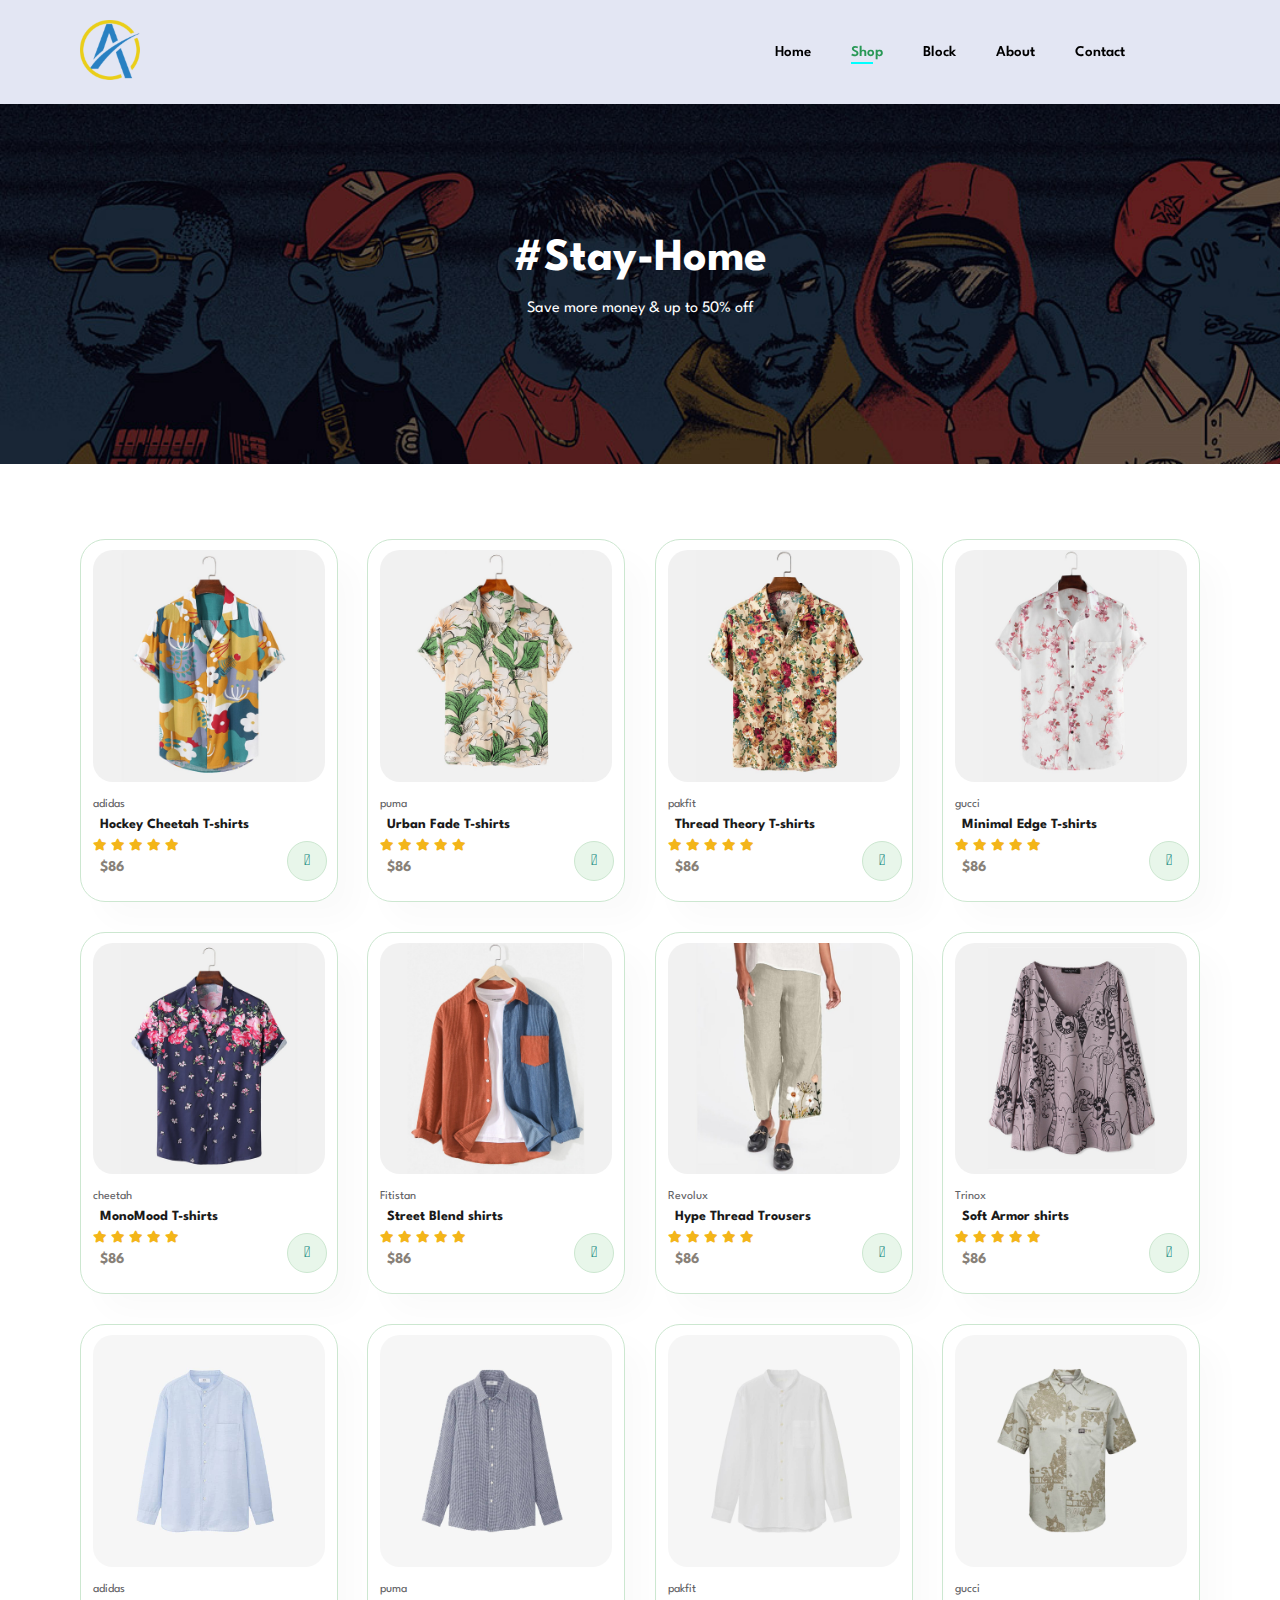
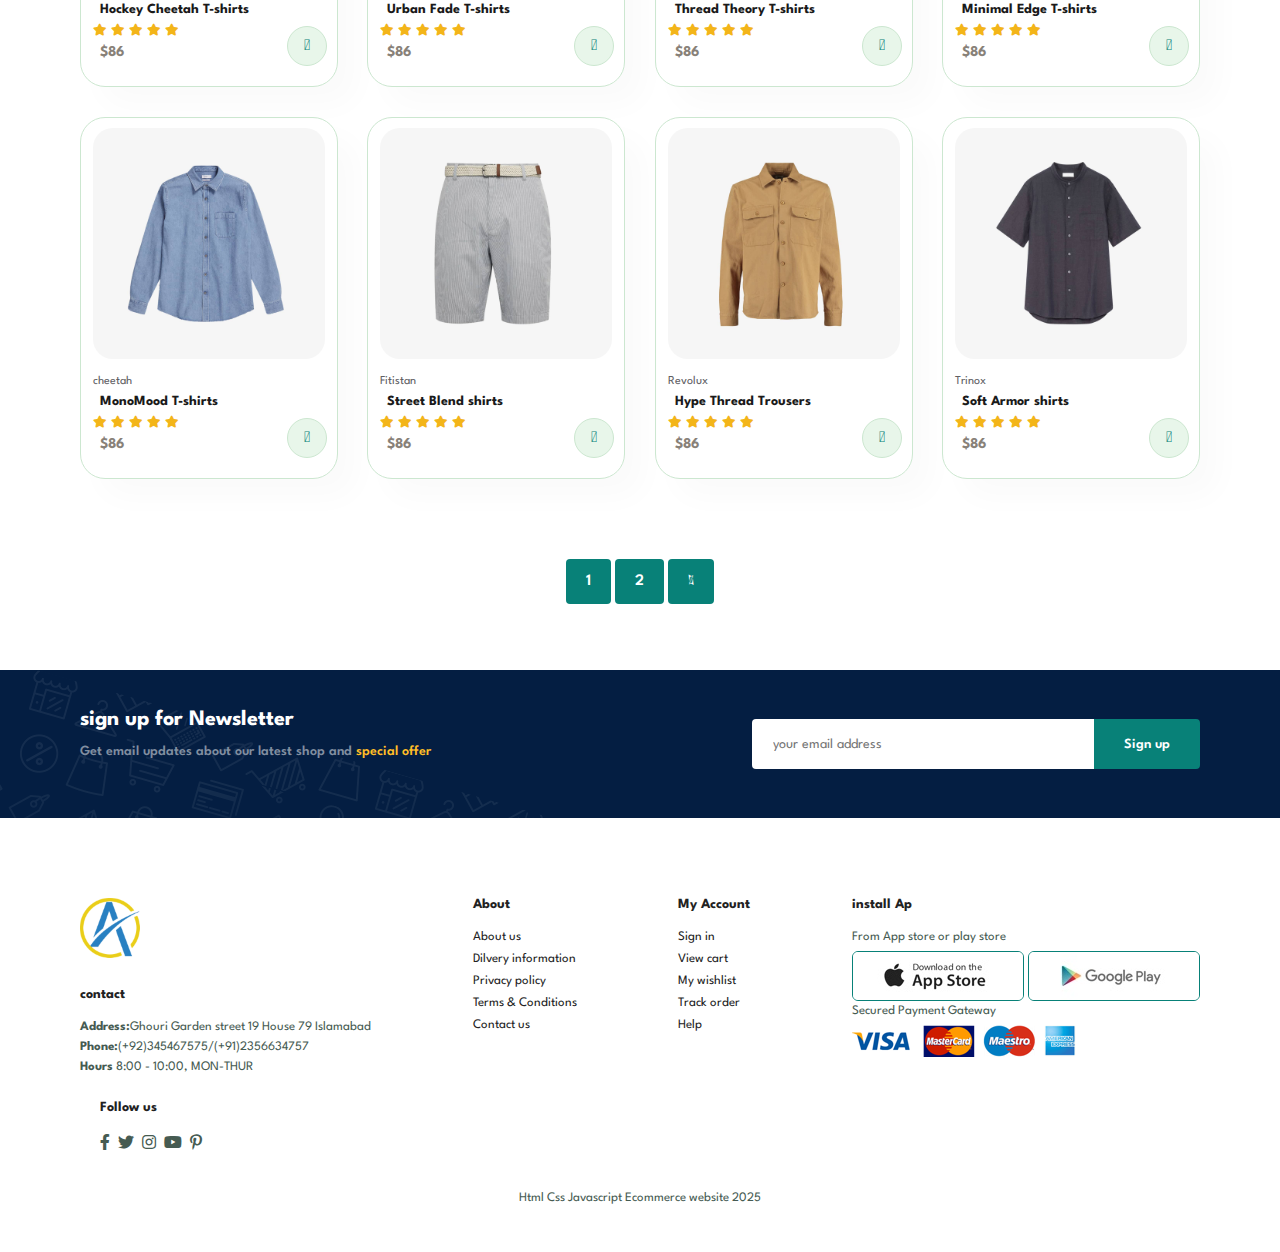
<file: Build-and-Deploy-Ecommerce-Website/shop.html>
<!DOCTYPE html>
<html lang="en">

    <head>
        <meta charset="UTF-8">
        <meta http-equiv="X-UA-Compatible" content="IE=edge">
        <meta name="viewport" content="width=device-width, initial-scale=1.0">
        <title>Tech2etc Ecommerce Tutorial</title>
        <link rel="stylesheet" href="https://pro.fontawesome.com/releases/v5.10.0/css/all.css" />

        <link rel="stylesheet" href="style.css">
    </head>

    <body>
           <section id="header">
        <a href=""><img src="img/apna mart logo.png" class="logo" alt=""></a>
        <div>
            <ul id="navbar">
                <li><a href="index.html">Home</a></li>
                <li><a class="active"  href="shop.html">Shop</a></li>
                <li><a href="blog.html">Block</a></li>
                <li><a href="about.html">About</a></li>
                <li><a href="contact.html">Contact</a></li>
                <li id="lg-bag"><a href="cart.html"><i class="far fa-shopping-bag"></i></a></li>
                <a href="#" id="close"><i class="fas fa-times"></i></a>
            </ul>
        </div>
        <div id="mobile">
          <a href="cart.html"><i class="far fa-shopping-bag"></i></a>
          <i id="bar" class="fas fa-outdent"></i>
          
        </div>
      </section>
      <section id="page-header">
        
        <h2>#Stay-Home</h2>
        
        <p>Save more money  & up to 50% off</p>
        
      </section>
     
      <section id="product1" class="section-p1" >
        
        <div class="pro-container">
          <div class="pro" onclick="window.location.href='sproduct.html';">
            <img src="img/products/f1.jpg" alt="">
            <div class="des">
              <span>adidas</span>
              <h5>Hockey Cheetah T-shirts</h5>
              <div class="star">
                <i class="fas fa-star"></i>
                <i class="fas fa-star"></i>
                <i class="fas fa-star"></i>
                <i class="fas fa-star"></i>
                <i class="fas fa-star"></i>
              </div>
              <h4>$86</h4>
            </div>
            <a href="#"><i class="fal fa-shopping-cart cart"></i></a>
          </div>
           <div class="pro">
            <img src="img/products/f2.jpg" alt="">
            <div class="des">
              <span>puma</span>
              <h5>Urban Fade T-shirts</h5>
              <div class="star">
                <i class="fas fa-star"></i>
                <i class="fas fa-star"></i>
                <i class="fas fa-star"></i>
                <i class="fas fa-star"></i>
                <i class="fas fa-star"></i>
              </div>
              <h4>$86</h4>
            </div>
            <a href="#"><i class="fal fa-shopping-cart cart"></i></a>
          </div>
           <div class="pro">
            <img src="img/products/f3.jpg" alt="">
            <div class="des">
              <span>pakfit</span>
              <h5>Thread Theory T-shirts</h5>
              <div class="star">
                <i class="fas fa-star"></i>
                <i class="fas fa-star"></i>
                <i class="fas fa-star"></i>
                <i class="fas fa-star"></i>
                <i class="fas fa-star"></i>
              </div>
              <h4>$86</h4>
            </div>
            <a href="#"><i class="fal fa-shopping-cart cart"></i></a>
          </div>
           <div class="pro">
            <img src="img/products/f4.jpg" alt="">
            <div class="des">
              <span>gucci</span>
              <h5>Minimal Edge T-shirts</h5>
              <div class="star">
                <i class="fas fa-star"></i>
                <i class="fas fa-star"></i>
                <i class="fas fa-star"></i>
                <i class="fas fa-star"></i>
                <i class="fas fa-star"></i>
              </div>
              <h4>$86</h4>
            </div>
            <a href="#"><i class="fal fa-shopping-cart cart"></i></a>
          </div>
           <div class="pro">
            <img src="img/products/f5.jpg" alt="">
            <div class="des">
              <span>cheetah</span>
              <h5>MonoMood T-shirts</h5>
              <div class="star">
                <i class="fas fa-star"></i>
                <i class="fas fa-star"></i>
                <i class="fas fa-star"></i>
                <i class="fas fa-star"></i>
                <i class="fas fa-star"></i>
              </div>
              <h4>$86</h4>
            </div>
            <a href="#"><i class="fal fa-shopping-cart cart"></i></a>
          </div>
           <div class="pro">
            <img src="img/products/f6.jpg" alt="">
            <div class="des">
              <span>Fitistan</span>
              <h5>Street Blend shirts</h5>
              <div class="star">
                <i class="fas fa-star"></i>
                <i class="fas fa-star"></i>
                <i class="fas fa-star"></i>
                <i class="fas fa-star"></i>
                <i class="fas fa-star"></i>
              </div>
              <h4>$86</h4>
            </div>
            <a href="#"><i class="fal fa-shopping-cart cart"></i></a>
          </div>
           <div class="pro">
            <img src="img/products/f7.jpg" alt="">
            <div class="des">
              <span>Revolux</span>
              <h5>Hype Thread Trousers</h5>
              <div class="star">
                <i class="fas fa-star"></i>
                <i class="fas fa-star"></i>
                <i class="fas fa-star"></i>
                <i class="fas fa-star"></i>
                <i class="fas fa-star"></i>
              </div>
              <h4>$86</h4>
            </div>
            <a href="#"><i class="fal fa-shopping-cart cart"></i></a>
          </div>
           <div class="pro">
            <img src="img/products/f8.jpg" alt="">
            <div class="des">
              <span>Trinox</span>
              <h5>Soft Armor shirts</h5>
              <div class="star">
                <i class="fas fa-star"></i>
                <i class="fas fa-star"></i>
                <i class="fas fa-star"></i>
                <i class="fas fa-star"></i>
                <i class="fas fa-star"></i>
              </div>
              <h4>$86</h4>
            </div>
            <a href="#"><i class="fal fa-shopping-cart cart"></i></a>
          </div>
       

          <div class="pro">
            <img src="img/products/n1.jpg" alt="">
            <div class="des">
              <span>adidas</span>
              <h5>Hockey Cheetah T-shirts</h5>
              <div class="star">
                <i class="fas fa-star"></i>
                <i class="fas fa-star"></i>
                <i class="fas fa-star"></i>
                <i class="fas fa-star"></i>
                <i class="fas fa-star"></i>
              </div>
              <h4>$86</h4>
            </div>
            <a href="#"><i class="fal fa-shopping-cart cart"></i></a>
          </div>
           <div class="pro">
            <img src="img/products/n2.jpg" alt="">
            <div class="des">
              <span>puma</span>
              <h5>Urban Fade T-shirts</h5>
              <div class="star">
                <i class="fas fa-star"></i>
                <i class="fas fa-star"></i>
                <i class="fas fa-star"></i>
                <i class="fas fa-star"></i>
                <i class="fas fa-star"></i>
              </div>
              <h4>$86</h4>
            </div>
            <a href="#"><i class="fal fa-shopping-cart cart"></i></a>
          </div>
           <div class="pro">
            <img src="img/products/n3.jpg" alt="">
            <div class="des">
              <span>pakfit</span>
              <h5>Thread Theory T-shirts</h5>
              <div class="star">
                <i class="fas fa-star"></i>
                <i class="fas fa-star"></i>
                <i class="fas fa-star"></i>
                <i class="fas fa-star"></i>
                <i class="fas fa-star"></i>
              </div>
              <h4>$86</h4>
            </div>
            <a href="#"><i class="fal fa-shopping-cart cart"></i></a>
          </div>
           <div class="pro">
            <img src="img/products/n4.jpg" alt="">
            <div class="des">
              <span>gucci</span>
              <h5>Minimal Edge T-shirts</h5>
              <div class="star">
                <i class="fas fa-star"></i>
                <i class="fas fa-star"></i>
                <i class="fas fa-star"></i>
                <i class="fas fa-star"></i>
                <i class="fas fa-star"></i>
              </div>
              <h4>$86</h4>
            </div>
            <a href="#"><i class="fal fa-shopping-cart cart"></i></a>
          </div>
           <div class="pro">
            <img src="img/products/n5.jpg" alt="">
            <div class="des">
              <span>cheetah</span>
              <h5>MonoMood T-shirts</h5>
              <div class="star">
                <i class="fas fa-star"></i>
                <i class="fas fa-star"></i>
                <i class="fas fa-star"></i>
                <i class="fas fa-star"></i>
                <i class="fas fa-star"></i>
              </div>
              <h4>$86</h4>
            </div>
            <a href="#"><i class="fal fa-shopping-cart cart"></i></a>
          </div>
           <div class="pro">
            <img src="img/products/n6.jpg" alt="">
            <div class="des">
              <span>Fitistan</span>
              <h5>Street Blend shirts</h5>
              <div class="star">
                <i class="fas fa-star"></i>
                <i class="fas fa-star"></i>
                <i class="fas fa-star"></i>
                <i class="fas fa-star"></i>
                <i class="fas fa-star"></i>
              </div>
              <h4>$86</h4>
            </div>
            <a href="#"><i class="fal fa-shopping-cart cart"></i></a>
          </div>
           <div class="pro">
            <img src="img/products/n7.jpg" alt="">
            <div class="des">
              <span>Revolux</span>
              <h5>Hype Thread Trousers</h5>
              <div class="star">
                <i class="fas fa-star"></i>
                <i class="fas fa-star"></i>
                <i class="fas fa-star"></i>
                <i class="fas fa-star"></i>
                <i class="fas fa-star"></i>
              </div>
              <h4>$86</h4>
            </div>
            <a href="#"><i class="fal fa-shopping-cart cart"></i></a>
          </div>
           <div class="pro">
            <img src="img/products/n8.jpg" alt="">
            <div class="des">
              <span>Trinox</span>
              <h5>Soft Armor shirts</h5>
              <div class="star">
                <i class="fas fa-star"></i>
                <i class="fas fa-star"></i>
                <i class="fas fa-star"></i>
                <i class="fas fa-star"></i>
                <i class="fas fa-star"></i>
              </div>
              <h4>$86</h4>
            </div>
            <a href="#"><i class="fal fa-shopping-cart cart"></i></a>
          </div>
        </div>
      </section>
      
      <section id="pagination" class="section-p1">
       <a href="#">1</a>
       <a href="#">2</a>
       <a href="#"><i class="fal fa-long-arrow-alt-right"></i></a>
      </section>

    
      <section id="newsletter" class="section-p1 section-m1">
        <div class="newstext">
          <h4>sign up for Newsletter</h4>
          <p>Get email updates about our latest shop and <span>special offer</span></p>
        </div>
        <div class="form">
          <input type="text" placeholder="your email address">
          <button class="normal">Sign up</button>
        </div>
      </section>
      <footer class="section-p1">
        <div class="col">
          <img class="logo" src="img/apna mart logo.png" alt="">
          <h4>contact</h4>
          <p><strong>Address:</strong>Ghouri Garden street 19 House 79 Islamabad</p>
          <p><strong>Phone:</strong>(+92)345467575/(+91)2356634757</p>
          <p><strong>Hours</strong> 8:00 - 10:00, MON-THUR</p>
          <div class="follow">
            <h4>Follow us</h4>
            <div class="icon">
              <i class="fab fa-facebook-f"></i>
              <i class="fab fa-twitter"></i>
              <i class="fab fa-instagram"></i>
              <i class="fab fa-youtube"></i>
              <i class="fab fa-pinterest-p"></i>
            </div>
          </div>
        </div>
        <div class="col">
        <h4>About</h4>
        <a href="#">About us</a>
        <a href="#">Dilvery information</a>
        <a href="#">Privacy policy</a>
        <a href="#">Terms & Conditions</a>
        <a href="#">Contact us</a>
        </div>
         <div class="col">
        <h4>My Account</h4>
        <a href="#">Sign in</a>
        <a href="#">View cart</a>
        <a href="#">My wishlist</a>
        <a href="#">Track order</a>
        <a href="#">Help</a>
        </div>

        <div class="col install">
          <h4>install Ap</h4>
          <p>From App store or play store</p>
          <div class="row">
            <img src="img/pay/app.jpg" alt="">
            <img src="img/pay/play.jpg" alt="">
          </div>
          <p>Secured Payment Gateway</p>
          <img src="img/pay/pay.png" alt="">
        </div>
        <div class="copyright">
          <p>Html Css Javascript Ecommerce website 2025</p>
        </div>
      </footer>
        <script src="script.js"></script>
    </body>

</html>
</file>
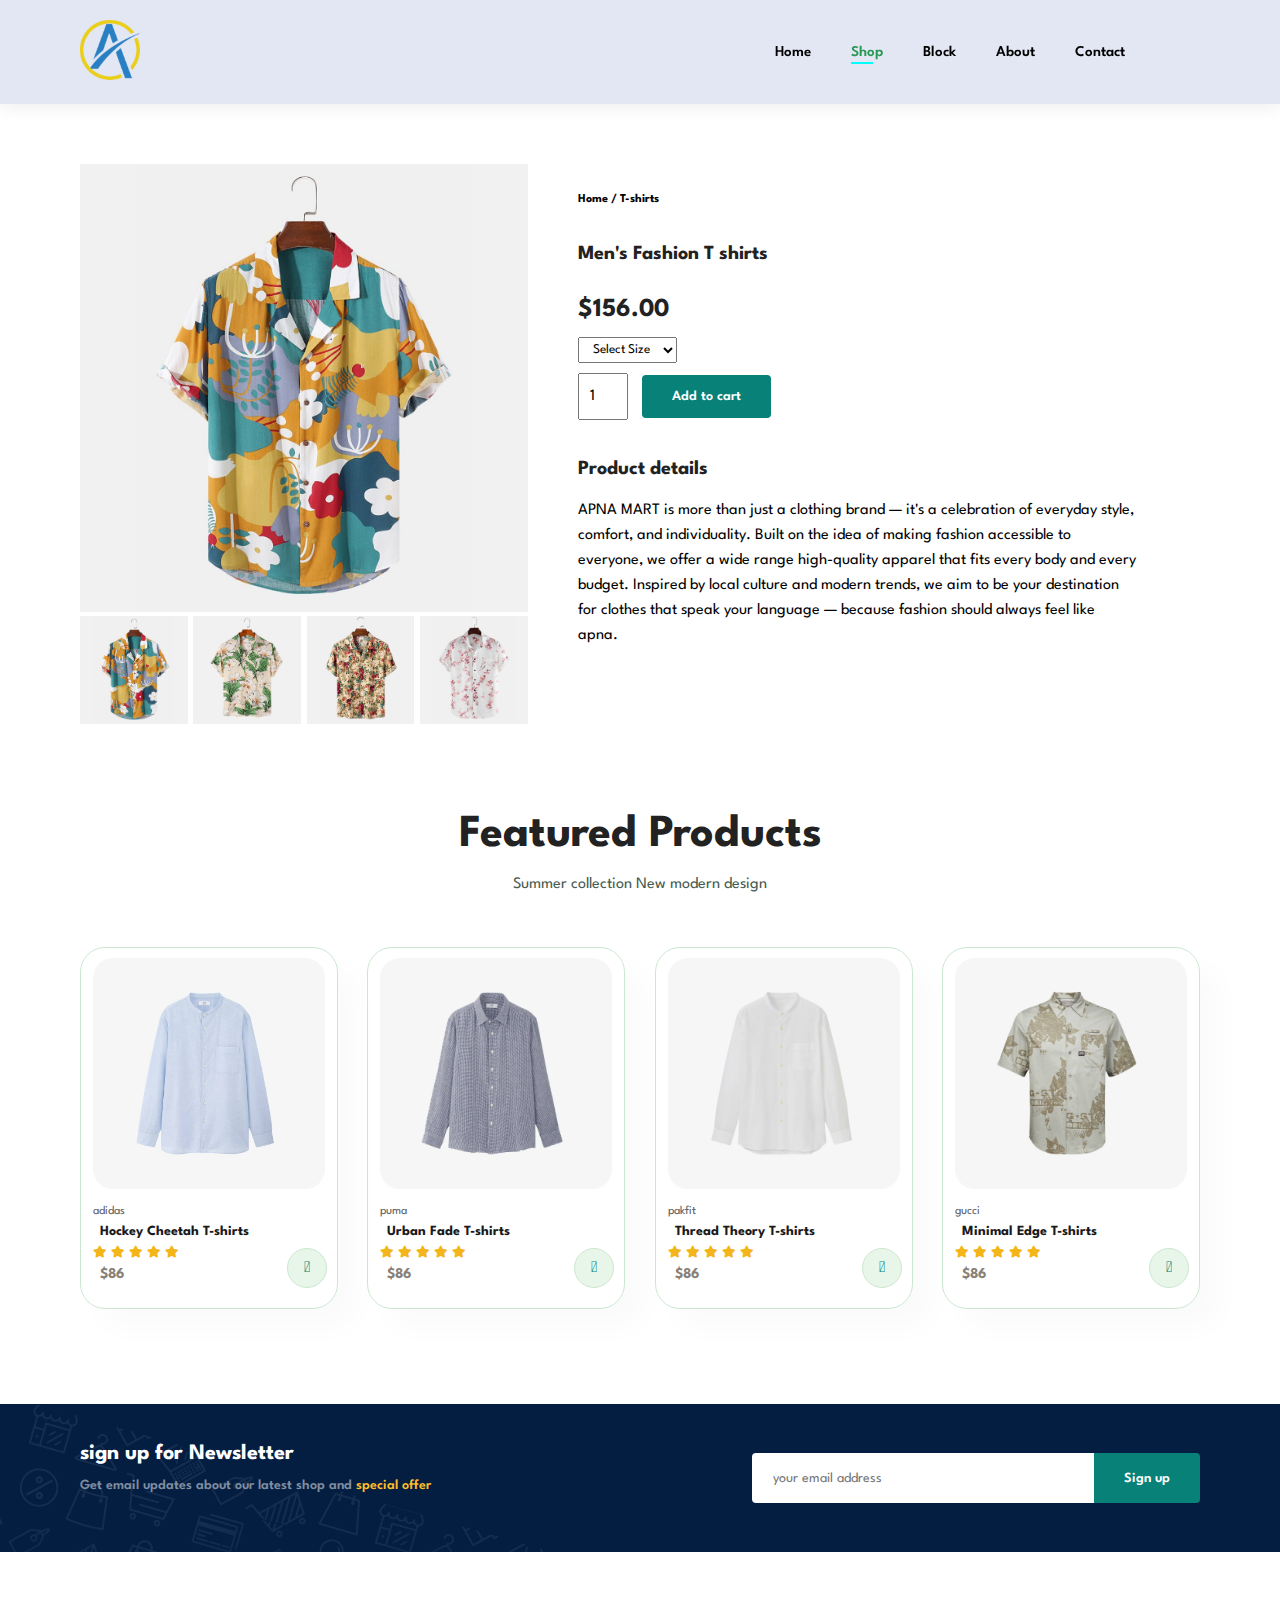
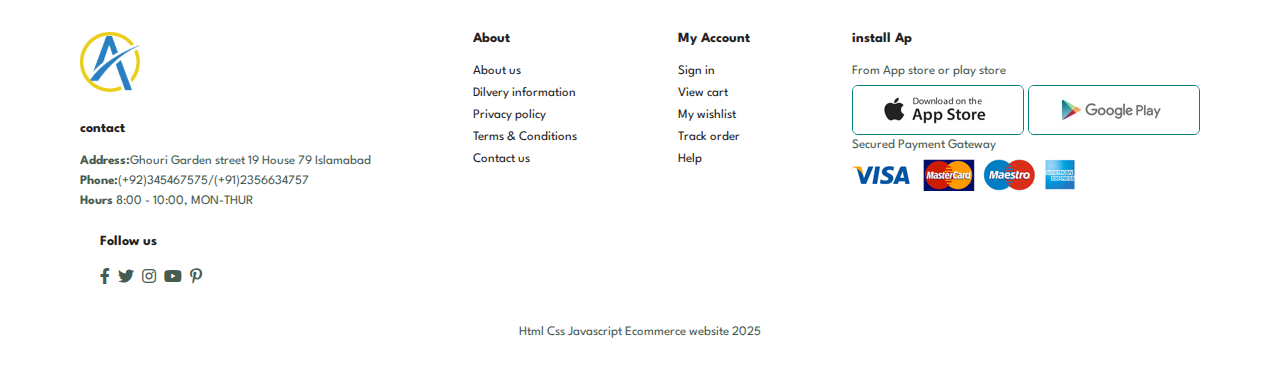
<file: Build-and-Deploy-Ecommerce-Website/sproduct.html>
<!DOCTYPE html>
<html lang="en">

    <head>
        <meta charset="UTF-8">
        <meta http-equiv="X-UA-Compatible" content="IE=edge">
        <meta name="viewport" content="width=device-width, initial-scale=1.0">
        <title>Tech2etc Ecommerce Tutorial</title>
        <link rel="stylesheet" href="https://pro.fontawesome.com/releases/v5.10.0/css/all.css" />

        <link rel="stylesheet" href="style.css">
    </head>

    <body>
         <section id="header">
        <a href=""><img src="img/apna mart logo.png" class="logo" alt=""></a>
        <div>
            <ul id="navbar">
                <li><a href="index.html">Home</a></li>
                <li><a class="active"  href="shop.html">Shop</a></li>
                <li><a href="blog.html">Block</a></li>
                <li><a href="about.html">About</a></li>
                <li><a href="contact.html">Contact</a></li>
                <li id="lg-bag"><a href="cart.html"><i class="far fa-shopping-bag"></i></a></li>
                <a href="#" id="close"><i class="fas fa-times"></i></a>
            </ul>
        </div>
        <div id="mobile">
          <a href="cart.html"><i class="far fa-shopping-bag"></i></a>
          <i id="bar" class="fas fa-outdent"></i>
          
        </div>
      </section>
      <section id="prodetails" class="section-p1">
        <div class="single-pro-image">
            <img src="img/products/f1.jpg" width="100%" id="MainImg" alt="">
            <div class="small-img-group">
                <div class="small-img-col">
                    <img src="img/products/f1.jpg" width="100%" class="small-img" alt="">
                </div>
                 <div class="small-img-col">
                    <img src="img/products/f2.jpg" width="100%" class="small-img" alt="">
                </div>
                 <div class="small-img-col">
                    <img src="img/products/f3.jpg" width="100%" class="small-img" alt="">
                </div>
                 <div class="small-img-col">
                    <img src="img/products/f4.jpg" width="100%" class="small-img" alt="">
                </div>
            </div>
        </div>
        <div class="single-pro-details">
            <h6>Home / T-shirts</h6>
            <h4>Men's Fashion T shirts</h4>
            <h2>$156.00</h2>
            <select>
                <option >Select Size</option>
                <option >small</option>
                <option >Large</option>
                <option >XL
                <option >XXL</option>
            </select>
            <input type="number" value="1">
            <button class="normal">Add to cart</button>
            <h4>Product details</h4>
            <span>APNA MART is more than just a clothing brand — it's a celebration of everyday style, comfort, and individuality. Built on the idea of making fashion accessible to everyone, we offer a wide range high-quality apparel that fits every body and every budget. Inspired by local culture and modern trends, we aim to be your destination for clothes that speak your language — because fashion should always feel like apna.</span>
        </div>
      </section>

          <section id="product1" class="section-p1" >
        <h2>Featured Products</h2>
        <p>Summer collection New modern design</p>
        <div class="pro-container">
          <div class="pro">
            <img src="img/products/n1.jpg" alt="">
            <div class="des">
              <span>adidas</span>
              <h5>Hockey Cheetah T-shirts</h5>
              <div class="star">
                <i class="fas fa-star"></i>
                <i class="fas fa-star"></i>
                <i class="fas fa-star"></i>
                <i class="fas fa-star"></i>
                <i class="fas fa-star"></i>
              </div>
              <h4>$86</h4>
            </div>
            <a href="#"><i class="fal fa-shopping-cart cart"></i></a>
          </div>
           <div class="pro">
            <img src="img/products/n2.jpg" alt="">
            <div class="des">
              <span>puma</span>
              <h5>Urban Fade T-shirts</h5>
              <div class="star">
                <i class="fas fa-star"></i>
                <i class="fas fa-star"></i>
                <i class="fas fa-star"></i>
                <i class="fas fa-star"></i>
                <i class="fas fa-star"></i>
              </div>
              <h4>$86</h4>
            </div>
            <a href="#"><i class="fal fa-shopping-cart cart"></i></a>
          </div>
           <div class="pro">
            <img src="img/products/n3.jpg" alt="">
            <div class="des">
              <span>pakfit</span>
              <h5>Thread Theory T-shirts</h5>
              <div class="star">
                <i class="fas fa-star"></i>
                <i class="fas fa-star"></i>
                <i class="fas fa-star"></i>
                <i class="fas fa-star"></i>
                <i class="fas fa-star"></i>
              </div>
              <h4>$86</h4>
            </div>
            <a href="#"><i class="fal fa-shopping-cart cart"></i></a>
          </div>
           <div class="pro">
            <img src="img/products/n4.jpg" alt="">
            <div class="des">
              <span>gucci</span>
              <h5>Minimal Edge T-shirts</h5>
              <div class="star">
                <i class="fas fa-star"></i>
                <i class="fas fa-star"></i>
                <i class="fas fa-star"></i>
                <i class="fas fa-star"></i>
                <i class="fas fa-star"></i>
              </div>
              <h4>$86</h4>
            </div>
            <a href="#"><i class="fal fa-shopping-cart cart"></i></a>
          </div>
        
        </div>
      </section>
       <section id="newsletter" class="section-p1 section-m1">
        <div class="newstext">
          <h4>sign up for Newsletter</h4>
          <p>Get email updates about our latest shop and <span>special offer</span></p>
        </div>
        <div class="form">
          <input type="text" placeholder="your email address">
          <button class="normal">Sign up</button>
        </div>
      </section>
      <footer class="section-p1">
        <div class="col">
          <img class="logo" src="img/apna mart logo.png" alt="">
          <h4>contact</h4>
          <p><strong>Address:</strong>Ghouri Garden street 19 House 79 Islamabad</p>
          <p><strong>Phone:</strong>(+92)345467575/(+91)2356634757</p>
          <p><strong>Hours</strong> 8:00 - 10:00, MON-THUR</p>
          <div class="follow">
            <h4>Follow us</h4>
            <div class="icon">
              <i class="fab fa-facebook-f"></i>
              <i class="fab fa-twitter"></i>
              <i class="fab fa-instagram"></i>
              <i class="fab fa-youtube"></i>
              <i class="fab fa-pinterest-p"></i>
            </div>
          </div>
        </div>
        <div class="col">
        <h4>About</h4>
        <a href="#">About us</a>
        <a href="#">Dilvery information</a>
        <a href="#">Privacy policy</a>
        <a href="#">Terms & Conditions</a>
        <a href="#">Contact us</a>
        </div>
         <div class="col">
        <h4>My Account</h4>
        <a href="#">Sign in</a>
        <a href="#">View cart</a>
        <a href="#">My wishlist</a>
        <a href="#">Track order</a>
        <a href="#">Help</a>
        </div>

        <div class="col install">
          <h4>install Ap</h4>
          <p>From App store or play store</p>
          <div class="row">
            <img src="img/pay/app.jpg" alt="">
            <img src="img/pay/play.jpg" alt="">
          </div>
          <p>Secured Payment Gateway</p>
          <img src="img/pay/pay.png" alt="">
        </div>
        <div class="copyright">
          <p>Html Css Javascript Ecommerce website 2025</p>
        </div>
      </footer>

        <script>
            // script for image change on click
            var MainImg = document.getElementById("MainImg");
            var smallimg = document.getElementsByClassName("small-img");
            smallimg[0].onclick= function(){
                MainImg.src = smallimg[0].src;
            }
            smallimg[1].onclick= function(){
                MainImg.src = smallimg[1].src;
            }
            smallimg[2].onclick= function(){
                MainImg.src = smallimg[2].src;
            }
            smallimg[3].onclick= function(){
                MainImg.src = smallimg[3].src;
            }

        </script>


        <script src="script.js"></script>
    </body>

</html>
</file>
<file: Build-and-Deploy-Ecommerce-Website/style.css>
@import url("https://fonts.googleapis.com/css2?family=Spartan:wght@100;200;300;400;500;600;700;800;900&display=swap");
* {
  margin: 0;
  padding: 0;
  box-sizing: border-box;
  font-family: "Spartan", sans-serif;
}

html {
  scroll-behavior: smooth;
}

/* Global Styles */

h1 {
  font-size: 50px;
  line-height: 64px;
  color: #222;
}

h2 {
  font-size: 46px;
  line-height: 54px;
  color: #222;
}

h4 {
  font-size: 20px;
  color: #222;
}

h6 {
  font-weight: 700;
  font-size: 12px;
}

p {
  font-size: 16px;
  color: #465b52;
  margin: 15px 0 20px 0;
}

.section-p1 {
  padding: 40px 80px;
}

.section-m1 {
  margin: 40px 0;
}
button.normal{
  font-size: 14px;
  font-weight: 600;
  padding: 15px 30px;
  color: #000;
  background-color: #fff;
  border-radius: 4px;
  cursor: pointer;
  border: none;
  outline: none;
  transition: 0.2s;
}
button.white{
  font-size: 13px;
  font-weight: 600;
  padding: 11px 18px;
  color: #fff;
  background-color:transparent;
  /* border-radius: 4px; */
  cursor: pointer;
  border: 1px solid #fff;
  outline: none;
  transition: 0.2s;
}
body {
  width: 100%;
}
#header {
 display: flex;
 justify-content: space-between;
 align-items: center;
 padding: 20px 80px;
 background-color: #E3E6F3;
 box-shadow: 0 5px 15px rgba(0, 0, 0, 0.06);
 z-index: 999;
 position: sticky;
 top: 0;
 left: 0;
}

#navbar {
  display: flex;
  align-items: center;
  justify-content: space-between;

}
#navbar li {
  list-style-type: none;
  padding: 0 20px;
  position: relative;
}
#navbar li a {
  text-decoration: none;
  font-size: 15px;
  font-weight: 600;
  color: black;
}
#navbar li a:hover, #navbar li a.active{
  color: rgb(40, 152, 85);
}

#navbar li a.active::after,
#navbar li a:hover::after
 {
  content: " ";
  width: 30%;
  height: 2px;
  background-color: aqua;
  position: absolute;
  bottom: -4px;
  left: 20px;

}
#mobile{
  display: none;
  align-items: center;
}
#close{
  display: none;
}
#hero {
  background-image: url("img/herokabaap1.png");
  height: 90vh;
  width: 100%;
  background-size: cover;
  background-position: top 20% right 0 ;
  padding: 0 80px;
  display: flex;
  flex-direction: column;
  align-items: flex-start;
  justify-content: center;
}

#hero h4{
  padding-bottom: 15px;

}

#hero h1{
  color: #088178;
  
}

#hero button{
  background-image: url("img/button.png");
  background-color: transparent;
  color:#088178;
  border: 0;
  padding: 14px 80px 14px 65px;
  background-repeat: no-repeat;
  cursor: pointer;
  font-weight: 700;
  font-size: 15px;
}

#feature .fe-box{
  width: 180px;
  text-align: center;
  padding: 25px 15px;
  box-shadow: 20px 20px 34px rgba(0, 0, 0, 0.03);
  border: 1px solid #cce7d0;
  border-radius: 4px;
  margin: 15px 0;


}
#feature .fe-box:hover{
   box-shadow: 10px 10px 54px rgba(0, 0, 0, 0.03);
}
#feature .fe-box h6{
  display: inline-block;
  padding: 9px 8px 6px 8px;
  line-height: 1;
  border-radius: 4px;
  color: #088178;
  background-color: #fddde4;
}
#feature .fe-box img{
  width: 100%;
  margin-bottom: 10px;
}

#feature{
  display: flex;
  align-items: center;
  justify-content: space-between;
  flex-wrap: wrap;
}
#feature .fe-box:nth-child(2) h6{
  background-color: aquamarine;
}
#feature .fe-box:nth-child(3) h6{
  background-color: rgb(228, 244, 154);
}
#feature .fe-box:nth-child(4) h6{
  background-color: rgb(229, 178, 178);
}
#feature .fe-box:nth-child(5) h6{
  background-color: aquamarine;
}
#feature .fe-box:nth-child(6) h6{
  background-color: rgb(151, 207, 176);
}
#product1{
  text-align: center;

}

#product1 .pro-container{
  display: flex;
  justify-content: space-between;
  padding-top: 20px;
  flex-wrap: wrap;
}
#product1 .pro {
  width: 23%;
  min-width: 250px;
  padding: 10px 12px;
  border: 1px solid #cce7d0;
  border-radius: 25px;
  cursor: pointer;
  box-shadow: 20px 20px 30px rgba(0, 0, 0, 0.02);
  margin: 15px 0;
  transition: 0.2s ease;
  position: relative;
}
#product1 .pro:hover{
  box-shadow: 20px 20px 30px rgba(0, 0, 0, 0.06);
}

#product1 .pro img{
  width: 100%;
  border-radius: 20px;
  
}

#product1 .pro .des{
  text-align: start;
  padding: 10px 0;
}

#product1 .pro .des span{
  color: #606063;
  font-size: 12px;
}
#product1 .pro .des h5{
  padding: 7px;
  color: #1a1a1a;
  font-size: 14px;
}
#product1 .pro .des  i{
  font-size: 12px;
  color: rgb(243, 181, 25);
}
#product1 .pro .des h4{
  padding: 7px;
  color: #888178;
  font-size: 15px;
  font-weight:700 ;
}
#product1 .pro .cart{
  width: 40px;
  height: 40px;
  line-height:40px ;
  border-radius: 50px;
  background-color: #e8f6ea;
  font-weight: 500;
  color: #088178;
  border: 1px solid #cce7d0;
  position: absolute;
  bottom: 20px;
  right: 10px;

}
#banner{
  display: flex;
  align-items: center;
  text-align: center;
  justify-content: center;
  flex-direction: column;
  background-image: url("img/banner/b2.jpg");
  width: 100%;
  height: 40vh ;
  background-size: cover;
  background-position: center;

}
#banner h4{
  color: #fff;
  font-size: 16px;
}
#banner h2{
  color: #fff;
  font-size: 30px;
  padding: 10px 0;
}
#banner h2 span{
  color: #ef3636;
  
}
#banner button:hover{
  background: #088178;
  color: #fff;
}
#sm-banner {
  display: flex;
  justify-content: space-between;
  flex-wrap:  wrap;
  /* padding: 0 40px; */
  
}
#sm-banner .banner-box{
  display: flex;
  align-items: flex-start;
  text-align: center;
  justify-content: center;
  flex-direction: column;
  background-image: url("img/banner/b17.jpg");
  min-width: 540px;
  height: 50vh ;
  background-size: cover;
  background-position: center;
  padding: 30px;

}
#sm-banner .banner-box2{
  background-image: url("img/banner/b10.jpg");
}

#sm-banner h4{
  color: #fff;
  font-size: 20px;
  font-weight: 300;
}
#sm-banner h2{
  color: #fff;
  font-size: 28px;
  font-weight: 800;
}
#sm-banner span{
  padding-bottom: 15px;
  color: #fff;
  font-size: 14px;
  font-weight: 500;
}
#sm-banner .banner-box:hover button{
  background: #088178;
  border: 1px solid #088178;

}
#banner3{
  display: flex;
  flex-wrap: wrap;
  justify-content: space-between;
  padding: 0 80px;

}
#banner3 .banner-box{
   display: flex;
  align-items: flex-start;
  /* text-align: center; */
  justify-content: center;
  flex-direction: column;
  background-image: url("img/banner/b7.jpg");
  min-width: 30%;
  height: 30vh ;
  background-size: cover;
  background-position: center;
  padding: 20px;
  margin-bottom: 20px;
}

#banner3 .banner-box2{
background-image: url("img/banner/b4.jpg");
}

#banner3 .banner-box3{
background-image: url("img/banner/b18.jpg");
}

#banner3 h2{
  color:#fff;
  font-weight: 900;
  font-size: 22px;
}

#banner3 h3{
  color:#ec544e;
  font-weight: 800;
  font-size: 15px;
}
#newsletter{
  display: flex;
  align-items: center;
  justify-content: space-between;
  flex-wrap: wrap;
  background-image: url("img/banner/b14.png");
  background-repeat: no-repeat;
  background-repeat: 20% 30%;
  background-color: #041e42;
}
#newsletter .form{
  display: flex;
  width: 40%;
}
#newsletter h4{
 font-size: 22px;
 font-weight: 700;
 color: #fff;
}
#newsletter p{
 font-size: 14px;
 font-weight: 600;
 color: #818ea0;
}
#newsletter p span{

 color: #ffbd27;
}
#newsletter input{
  height: 3.125rem;
  padding: 0 1.25rem;
  font-size: 14px;
  width: 100%;
  border: 1px solid transparent;
  border-radius: 4px;
  outline: none;
  border-top-right-radius: 0;
  border-bottom-right-radius:0;

}
#newsletter button{
  background-color: #088178;
  color: #fff;
  white-space: nowrap;
   border-top-left-radius: 0;
  border-bottom-left-radius:0;
}

footer{
  display: flex;
  flex-wrap: wrap;
  justify-content: space-between;
}
footer .col{

  display: flex;
 align-items: flex-start;
 flex-direction: column;
 margin-bottom: 20px;
}

footer .logo{
  margin-bottom: 30px;
}
footer h4{
  font-size: 14px;
  padding-bottom: 20px;
}
footer p{
  font-size: 13px;
  margin: 0 0 8px 0;
}
footer a{
  font-size: 13px;
  text-decoration: none;
  color: #222;
  margin-bottom: 10px;
}
footer .follow{
  margin: 20PX;
}
footer .follow i{
  color: #465b52;
  padding-right: 4px;
  cursor: pointer;
}
footer .install .row img{
  border: 1px solid #088178;
  border-radius: 6px;
}
footer .install img{
  margin: 10px o 15px 0;
}

footer .follow i:hover,
 footer a:hover{
  color: #088178;

}
footer .copyright{
  width: 100%;
  text-align: center;
}


#page-header{
  background-image: url(img/banner/b1.jpg);
  width: 100%;
  height: 40vh;
  background-size: cover;
  display: flex;
  justify-content: center;
  text-align: center;
  flex-direction: column;
  padding: 14px;
}
#page-header h2, #page-header p{
 color: white;
}

#pagination{
  text-align: center;

}
#pagination a{
  text-decoration: none;
  background-color: #088178;
  padding: 15px 20px;
  border-radius: 4px;
  color: white;
  font-weight: 600;
}
#pagination a i {
  font-size: 16px;
  font-weight: 600;
}
#prodetails .single-pro-image{
  width: 40%;
  margin-right: 50px;
}
.small-img-group{
  display: flex;
  justify-content: space-between;
}
.small-img-col{
  flex-basis: 24%;
  cursor: pointer;
}
#prodetails{
  display: flex;
  margin-top: 20px;
}
#prodetails .single-pro-details{
  width: 50%;
  padding-top: 30px;
}
#prodetails .single-pro-details h4{
  padding: 40px 0 20px 0;
  
}
#prodetails .single-pro-details h2{
 font-size: 26px;
}
#prodetails .single-pro-details select{
 display: block;
 padding: 5px 10px;
 margin-bottom: 10px;
}
#prodetails .single-pro-details input{
 width: 50px;
 padding-left:  10px;
 height: 47px;
 font-size: 16px;
 margin-right: 10px;

}
#prodetails .single-pro-details input:focus {
  outline: none;
}

#prodetails .single-pro-details button{
background-color:#088178 ;
color: white;

}
#prodetails .single-pro-details span{
  line-height: 25px;

}

/* #page-header .blog-header {
  background-image: url("img/banner/b19.jpg");
  
} */
#page-header.blog-header{
   background-image: url("img/banner/b19.jpg");
}
#blog{
  padding: 150px 150px 0 150px;
}

#blog .blog-box{
  display: flex;
  align-items: center;
  width: 100%;
  position: relative;
  padding-bottom: 90px;
}
#blog .blog-img{
  width: 50%;
  margin-right: 40px;
}
#blog img{
  width: 100%;
  height: 300px;
  object-fit: cover;

}
#blog .blog-details{
  width: 50%;

}
#blog .blog-details a{
  font-size: 11x;
  text-decoration: none;
  font-weight: 700;
 color: #000;
 position: relative;
 transition: 0.3s;
}
#blog .blog-details a::after{
  content: "";
  width: 50px;
  height: 1px;
  background-color: #000;
  position: absolute;
  top: 4px;
  right: -60px;
}
#blog .blog-details a:hover{
  color: #088178;
}
#blog .blog-details a:hover::after{
  color: #088178;
}
#blog .blog-box h1{
  position: absolute;
  left: 0;
  top: -40px;
  font-size: 70px;
  font-weight: 700;
  color: #c9cbce;
  z-index: -9;
}

/* about page */
#page-header.about-header{
   background-image: url("img/about/banner.png");
}

#about-head{
  display: flex;
  align-items: center;
}
#about-head img{
  width: 50%;
  height: auto;

}
#about-head div{
  padding-left:  40px;
}
#about-app{
  text-align: center;
  
}
#about-app .video{
  width: 70%;
  height: 100%;
  margin: 30px auto 0 auto;
}

#about-app .video video {
  width: 100%;
  height: 100%;
  border-radius: 20px;
}
/* contact page */
#contact-details{
  display: flex;
  align-items: center;
  justify-content: space-between;
}
#contact-details .details{
  width: 40%;
}
#contact-details .details span, #form-details form span{
  font-size: 12px;
}
#contact-details .details h2, #form-details form h2{
  font-size: 26px;
  line-height: 36px;
  padding: 20px 0;
}
#contact-details .details h3{
  font-size: 16px;
  padding-bottom: 15px ;
}
#contact-details .details li{
  list-style: none;
  display: flex;
  /* padding: 10px 0 ; */
}
#contact-details .details li i{
  font-size: 14px;
  padding-right: 22px;
  line-height: 3.5;

}
#contact-details .details  li i p{
  font-size: 14px;
 margin: 0;
 
  
}
#contact-details .map{
  width: 55%;
  height: 400px;
}
#contact-details .map iframe{
  width: 100%;
  height: 100%;

}
#form-details {
  display: flex;
  justify-content: space-between;
  margin: 30px;
  padding: 80px;
  border: 1px solid #e1e1e1;
}
#form-details form{
  width: 65%;
  display: flex;
  align-items: flex-start;
  flex-direction: column;
}
#form-details form input , #form-details form textarea{
  width: 100%;
  padding: 12px 15px;
  outline: none;
  margin-bottom: 20px;
  border: 2px solid #e1e1e1;
}
#form-details form button{
  background-color: #088178;
  color: #fff;
}
#form-details .people div{
  padding-bottom: 25px;
  display: flex;
  align-items: flex-start;
}
#form-details .people div img{
  width: 65px;
  height: 65px;
  object-fit: cover;
  margin-right: 15px;
}
#form-details .people div p {
  margin: 0;
  font-size: 13px;
  line-height: 25px;
}
#form-details .people div p span{
 display: block;
 font-size:16px ;
 font-weight: 600;
 color: #000;

}
/* cart page */
#cart{
  overflow-x: auto;
}
#cart table{
 width: 100%;
 border-collapse: collapse;
 table-layout: fixed;
 white-space: nowrap;

}
#cart table img{
 width: 70px;

}
#cart table td:nth-child(1){
 width: 100px;
 text-align: center;
}
#cart table td:nth-child(2){
 width: 150px;
 text-align: center;
}
#cart table td:nth-child(3){
 width: 250px;
 text-align: center;
}
#cart table td:nth-child(4),#cart table td:nth-child(5),#cart table td:nth-child(6){
 width: 150px;
 text-align: center;
}
#cart table td:nth-child(5) input{
  width: 70px;
  padding: 10px 5px 10px 15px;
}
#cart table thead{
  border: 1px solid #e2e9e1;
  border-left: none;
  border-right: none;
}
#cart table thead td{
font-weight: 700;
text-transform: uppercase;
font-size: 13px;
padding: 18px 0;
}
#cart table tbody tr td{
  padding-top: 15px;

}
#cart table tbody td{
  font-size: 13px;
}
#cart-add{
  display: flex;
  flex-wrap: wrap;
  justify-content: space-between;
}
 #coupon{
  width: 50%;
  margin-bottom: 30px;

}
#coupon h3, #subtotal h3{
  padding-bottom: 15px;
}
#coupon input{
  padding: 10px 20px;
  outline: none;
  width: 60%;
  margin-right: 10px;
  border: 1px solid #e2e9e1;
}
#coupon button, #subtotal button{
  background-color: #088178;
  color: #fff;
  padding: 12px 20px;
}
#subtotal{
  width: 50%;
  margin-bottom: 30px;
  border: 1px solid #e2e9e1;
  padding: 30px;

}
#subtotal table{
 border-collapse: collapse;
 width: 100%;
 margin-bottom: 20px;
}
#subtotal table td {
  width: 50%;
  border: 1px solid #e2e9e1;
  padding: 10px;
  font-size: 13px;
}


@media (max-width:799px){
  .section-p1{
    padding: 40px 40px;
  }
  #navbar {
    display: flex;
    flex-direction: column;
    justify-content: flex-start;
    align-items: flex-start;
    position: fixed;
    top: 0;
    right: -300px;
    height: 100vh;
    width: 300px ;
    background-color: #E3E6F3;
    box-shadow: 0 40px 60px rgba(0, 0, 0, 0.1);
    padding: 80px 0 0 10px;
    transition: 0.3s;
}
#navbar.active{
  right: 0px;
}
#navbar li{
  margin-bottom: 25px;

}
#mobile{
  display: flex;
  align-items: center;
}
#mobile i {
  color: #1a1a1a;
  font-size: 24px;
  padding-left: 20px;
}
#close{
  display: initial;
  position: absolute;
  top: 30px;
  left: 30px;
  font-size: 24px;
  color: #222;
}
#lg-bag{
  display: none;
}
#hero {
    height: 90vh;
    padding: 0 80px;
    background-position: top 30% right 30%;
   
}
#feature {
 
    justify-content: center;

    
}
#feature .fe-box {
   
    margin: 15px 15px;
}
#product1 .pro-container{
  justify-content: center;
}
#product1 .pro{
  margin: 15px;
}
#banner{
  height: 20vh;

}
#sm-banner .banner-box {
   
    min-width: 100%;
    height: 30vh;
    
}
#banner3{
  padding: 0 40px;
}
#banner3 .banner-box{
  width: 28%;
}
#newsletter .form{
  width: 70%;
}
/* contact page */
#form-details {
    padding: 40px;
}
#form-details form {
    width: 50%;
}
}

@media (max-width:477px){
  .section-p1{
    padding: 20px;
  }
  #header{
    padding: 10px 30px;
  }
  h2{
    font-size: 32px;
  }
  h1{
    font-size: 38px;
  }
  #hero{
    padding: 0 20px;
    background-position: 55%;
  }
  #feature .fe-box{
    width: 155px;
    margin: 0 0 15px 0;
  }
  #feature {
    justify-content: space-between;
  }
  #product1 .pro{
    width: 100%;
  }
  #banner{
    height: 40vh;
  }
  #sm-banner .banner-box {
   
   
    height: 40vh;
    
}
#sm-banner .banner-box2 {
margin-top: 20px;
}
#banner3{
  padding: 0 20px;
}
#banner3 .banner-box{
  width: 100%;
}
#newsletter{
  padding: 40px 20px;
}
#newsletter .form{
  width: 100%;
}
footer .copyright{
  text-align: start;
}
/* //single  product*/
#prodetails{
  display: flex;
  flex-direction: column;
}
#prodetails .single-pro-image{
  width: 100%;
  margin-right: 0px;
}
#prodetails .single-pro-details{
  width: 100%;
  
}

/* blog page */

#blog .blog-box {
    display: flex;
    flex-direction: column;
    align-items: flex-start;
  
}
#blog{
  padding: 100px 20px 0 20px;
}
#blog .blog-img{
width: 100%;
margin-right: 0px;
margin-bottom: 30px;
}
#blog .blog-details {
    width: 100%;
}

/* About page */
#about-head {
   flex-direction: column;
}
#about-head img {
    width: 100%;
    margin-bottom: 20px;
}
#about-head div {
    padding-left: 0px;
}
#about-app .video{
  width: 100%;

}
/* contact page */
#contact-details {
    flex-direction: column;
}
#contact-details .details  {
 width: 100%;
 margin-bottom: 30px;
}
#contact-details .map{
  width: 100%;

}
#form-details  {
margin: 10px;
padding: 30px 10px;
flex-wrap: wrap;
}
#form-details form{
  width: 100%;
  margin-bottom: 30px;
}
/* cart page */
#cart-add {
 flex-direction: column;
}
#coupon{
  width: 100%;
}
#subtotal {
    width: 100%;
    padding: 20px;
}
}
</file>
